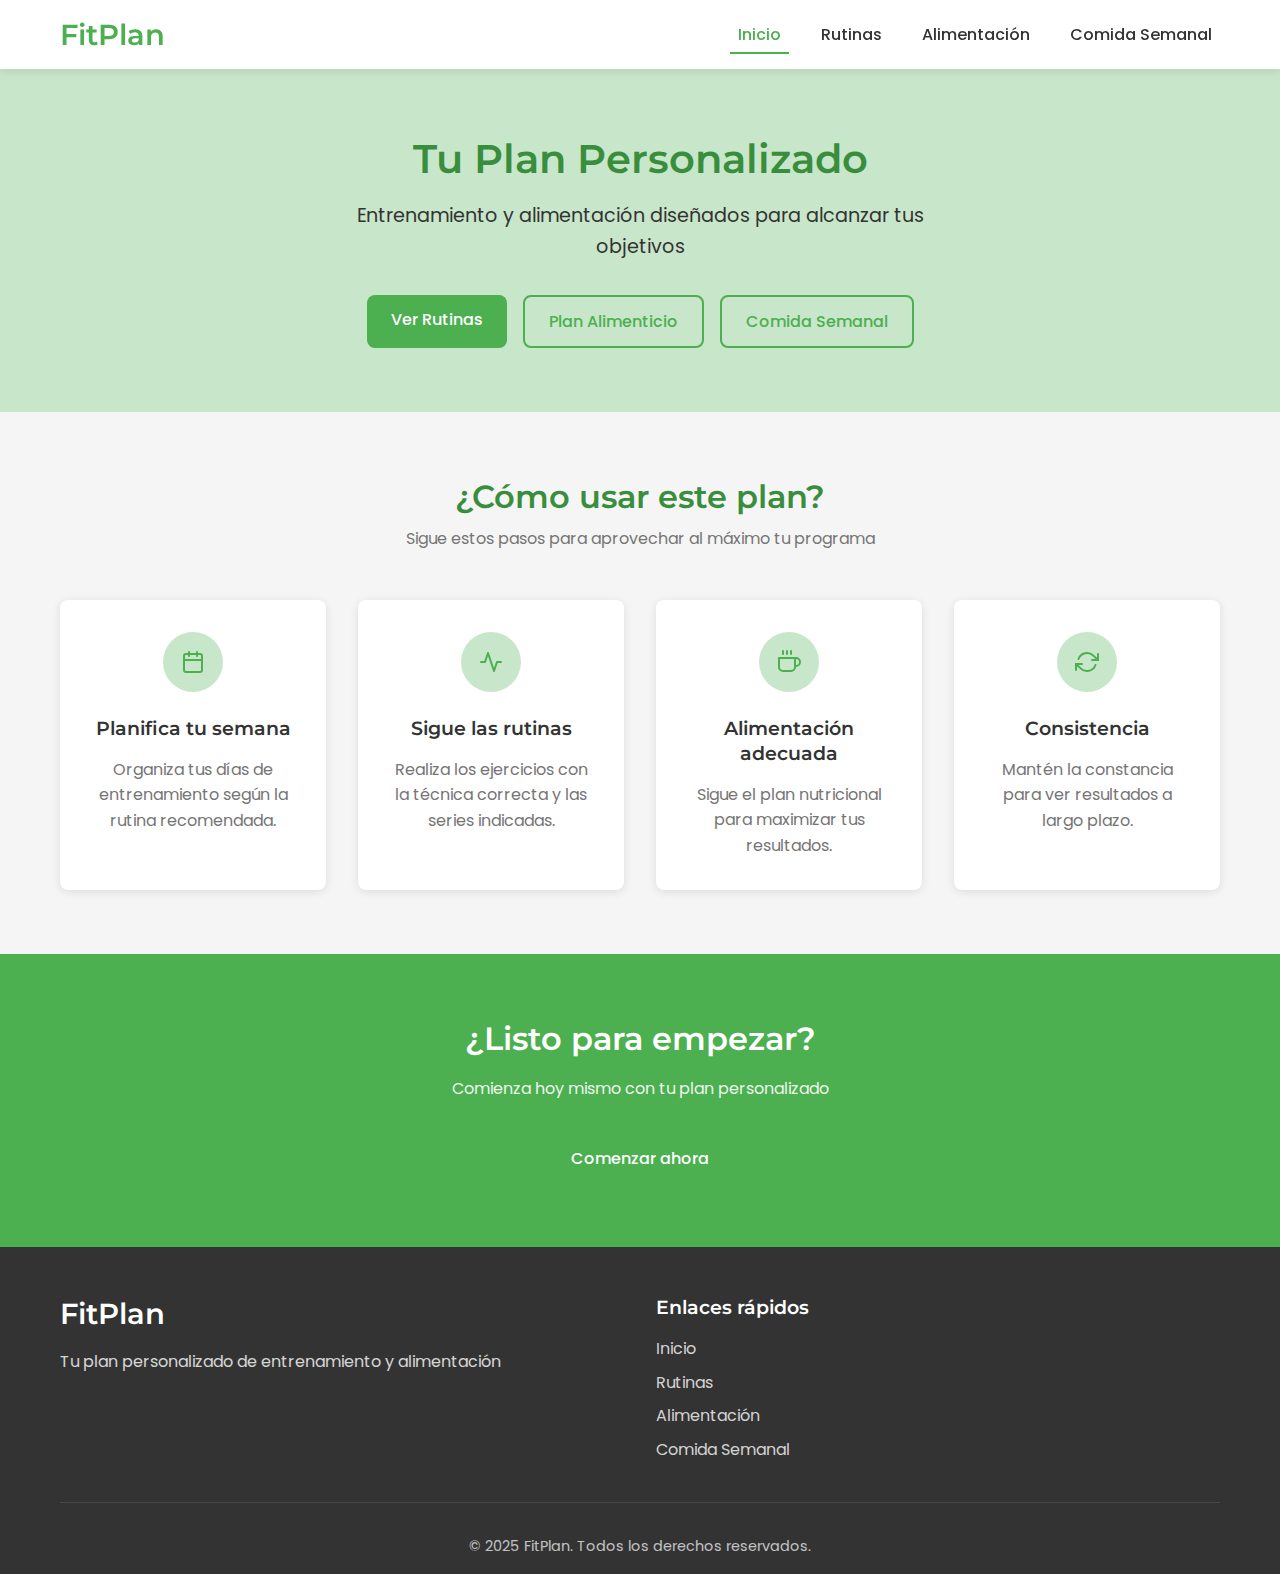
<file: index.html>
<!DOCTYPE html>
<html lang="es">
<head>
    <!-- Metadatos básicos: definen el conjunto de caracteres, la vista móvil y el título de la página -->
    <meta charset="UTF-8">
    <meta name="viewport" content="width=device-width, initial-scale=1.0">
    <title>Plan de Entrenamiento | Inicio</title>
    <!-- Descripción de la página para SEO (optimización para motores de búsqueda) -->
    <meta name="description" content="Plan personalizado de entrenamiento y alimentación">
    <!-- Enlace al archivo CSS externo -->
    <link rel="stylesheet" href="css/styles.css">
    <!-- Enlaces a Google Fonts para cargar las fuentes personalizadas -->
    <link rel="preconnect" href="https://fonts.googleapis.com">
    <link rel="preconnect" href="https://fonts.gstatic.com" crossorigin>
    <link href="https://fonts.googleapis.com/css2?family=Montserrat:wght@400;500;600;700&family=Poppins:wght@300;400;500;600;700&display=swap" rel="stylesheet">
</head>
<body>
    <!-- Contenedor principal de la página -->
    <div class="page-wrapper">
        <!-- Cabecera de la página con logo y menú de navegación -->
        <header class="header">
            <div class="container">
                <div class="header-content">
                    <!-- Logo del sitio -->
                    <div class="logo">
                        <a href="index.html">
                            <h1>FitPlan</h1>
                        </a>
                    </div>
                    <!-- Menú de navegación principal -->
                    <nav class="main-nav">
                        <!-- Botón de menú para dispositivos móviles -->
                        <button class="menu-toggle" aria-label="Abrir menú">
                            <span></span>
                            <span></span>
                            <span></span>
                        </button>
                        <!-- Lista de enlaces de navegación -->
                        <ul class="nav-list">
                            <li class="nav-item"><a href="index.html" class="nav-link active">Inicio</a></li>
                            <li class="nav-item"><a href="rutinas.html" class="nav-link">Rutinas</a></li>
                            <li class="nav-item"><a href="alimentacion.html" class="nav-link">Alimentación</a></li>
                            <li class="nav-item"><a href="alimentacion-semanal.html" class="nav-link">Comida Semanal</a></li>

                        </ul>
                    </nav>
                </div>
            </div>
        </header>

        <!-- Contenido principal de la página -->
        <main>
            <!-- Sección hero (banner principal) -->
            <section class="hero">
                <div class="container">
                    <div class="hero-content">
                        <h2 class="hero-title">Tu Plan Personalizado</h2>
                        <p class="hero-subtitle">Entrenamiento y alimentación diseñados para alcanzar tus objetivos</p>
                        <!-- Botones de llamada a la acción -->
                        <div class="hero-buttons">
                            <a href="rutinas.html" class="btn btn-primary">Ver Rutinas</a>
                            <a href="alimentacion.html" class="btn btn-secondary">Plan Alimenticio</a>
                             <a href="alimentacion-semanal.html" class="btn btn-secondary">Comida Semanal</a>
                        </div>
                    </div>
                </div>
            </section>

            <!-- Sección de características/funcionalidades -->
            <section class="features">
                <div class="container">
                    <!-- Encabezado de la sección -->
                    <div class="section-header">
                        <h2 class="section-title">¿Cómo usar este plan?</h2>
                        <p class="section-subtitle">Sigue estos pasos para aprovechar al máximo tu programa</p>
                    </div>
                    <!-- Cuadrícula de tarjetas de características -->
                    <div class="features-grid">
                        <!-- Tarjeta de característica 1: Planificación -->
                        <div class="feature-card">
                            <div class="feature-icon">
                                <!-- Icono SVG de calendario -->
                                <svg xmlns="http://www.w3.org/2000/svg" width="24" height="24" viewBox="0 0 24 24" fill="none" stroke="currentColor" stroke-width="2" stroke-linecap="round" stroke-linejoin="round" class="feather feather-calendar"><rect x="3" y="4" width="18" height="18" rx="2" ry="2"></rect><line x1="16" y1="2" x2="16" y2="6"></line><line x1="8" y1="2" x2="8" y2="6"></line><line x1="3" y1="10" x2="21" y2="10"></line></svg>
                            </div>
                            <h3 class="feature-title">Planifica tu semana</h3>
                            <p class="feature-description">Organiza tus días de entrenamiento según la rutina recomendada.</p>
                        </div>
                        <!-- Tarjeta de característica 2: Rutinas -->
                        <div class="feature-card">
                            <div class="feature-icon">
                                <!-- Icono SVG de actividad -->
                                <svg xmlns="http://www.w3.org/2000/svg" width="24" height="24" viewBox="0 0 24 24" fill="none" stroke="currentColor" stroke-width="2" stroke-linecap="round" stroke-linejoin="round" class="feather feather-activity"><polyline points="22 12 18 12 15 21 9 3 6 12 2 12"></polyline></svg>
                            </div>
                            <h3 class="feature-title">Sigue las rutinas</h3>
                            <p class="feature-description">Realiza los ejercicios con la técnica correcta y las series indicadas.</p>
                        </div>
                        <!-- Tarjeta de característica 3: Alimentación -->
                        <div class="feature-card">
                            <div class="feature-icon">
                                <!-- Icono SVG de café (representa alimentación) -->
                                <svg xmlns="http://www.w3.org/2000/svg" width="24" height="24" viewBox="0 0 24 24" fill="none" stroke="currentColor" stroke-width="2" stroke-linecap="round" stroke-linejoin="round" class="feather feather-coffee"><path d="M18 8h1a4 4 0 0 1 0 8h-1"></path><path d="M2 8h16v9a4 4 0 0 1-4 4H6a4 4 0 0 1-4-4V8z"></path><line x1="6" y1="1" x2="6" y2="4"></line><line x1="10" y1="1" x2="10" y2="4"></line><line x1="14" y1="1" x2="14" y2="4"></line></svg>
                            </div>
                            <h3 class="feature-title">Alimentación adecuada</h3>
                            <p class="feature-description">Sigue el plan nutricional para maximizar tus resultados.</p>
                        </div>
                        <!-- Tarjeta de característica 4: Consistencia -->
                        <div class="feature-card">
                            <div class="feature-icon">
                                <!-- Icono SVG de actualización/ciclo -->
                                <svg xmlns="http://www.w3.org/2000/svg" width="24" height="24" viewBox="0 0 24 24" fill="none" stroke="currentColor" stroke-width="2" stroke-linecap="round" stroke-linejoin="round" class="feather feather-refresh-cw"><polyline points="23 4 23 10 17 10"></polyline><polyline points="1 20 1 14 7 14"></polyline><path d="M3.51 9a9 9 0 0 1 14.85-3.36L23 10M1 14l4.64 4.36A9 9 0 0 0 20.49 15"></path></svg>
                            </div>
                            <h3 class="feature-title">Consistencia</h3>
                            <p class="feature-description">Mantén la constancia para ver resultados a largo plazo.</p>
                        </div>
                    </div>
                </div>
            </section>

            <!-- Sección de llamada a la acción (CTA) -->
            <section class="cta">
                <div class="container">
                    <div class="cta-content">
                        <h2 class="cta-title">¿Listo para empezar?</h2>
                        <p class="cta-description">Comienza hoy mismo con tu plan personalizado</p>
                        <a href="rutinas.html" class="btn btn-primary">Comenzar ahora</a>
                    </div>
                </div>
            </section>
        </main>

        <!-- Pie de página -->
        <footer class="footer">
            <div class="container">
                <!-- Contenido principal del footer -->
                <div class="footer-content">
                    <!-- Logo y descripción en el footer -->
                    <div class="footer-logo">
                        <h2>FitPlan</h2>
                        <p>Tu plan personalizado de entrenamiento y alimentación</p>
                    </div>
                    <!-- Navegación rápida en el footer -->
                    <div class="footer-nav">
                        <h3>Enlaces rápidos</h3>
                        <ul>
                            <li><a href="index.html">Inicio</a></li>
                            <li><a href="rutinas.html">Rutinas</a></li>
                            <li><a href="alimentacion.html">Alimentación</a></li>
                            <li><a href="alimentacion-semanal.html">Comida Semanal</a></li>
                        </ul>
                    </div>
                </div>
                <!-- Parte inferior del footer con copyright -->
                <div class="footer-bottom">
                    <p>&copy; 2025 FitPlan. Todos los derechos reservados.</p>
                </div>
            </div>
        </footer>
    </div>

    <!-- Enlace al archivo JavaScript externo -->
    <script src="js/main.js"></script>
</body>
</html>
</file>
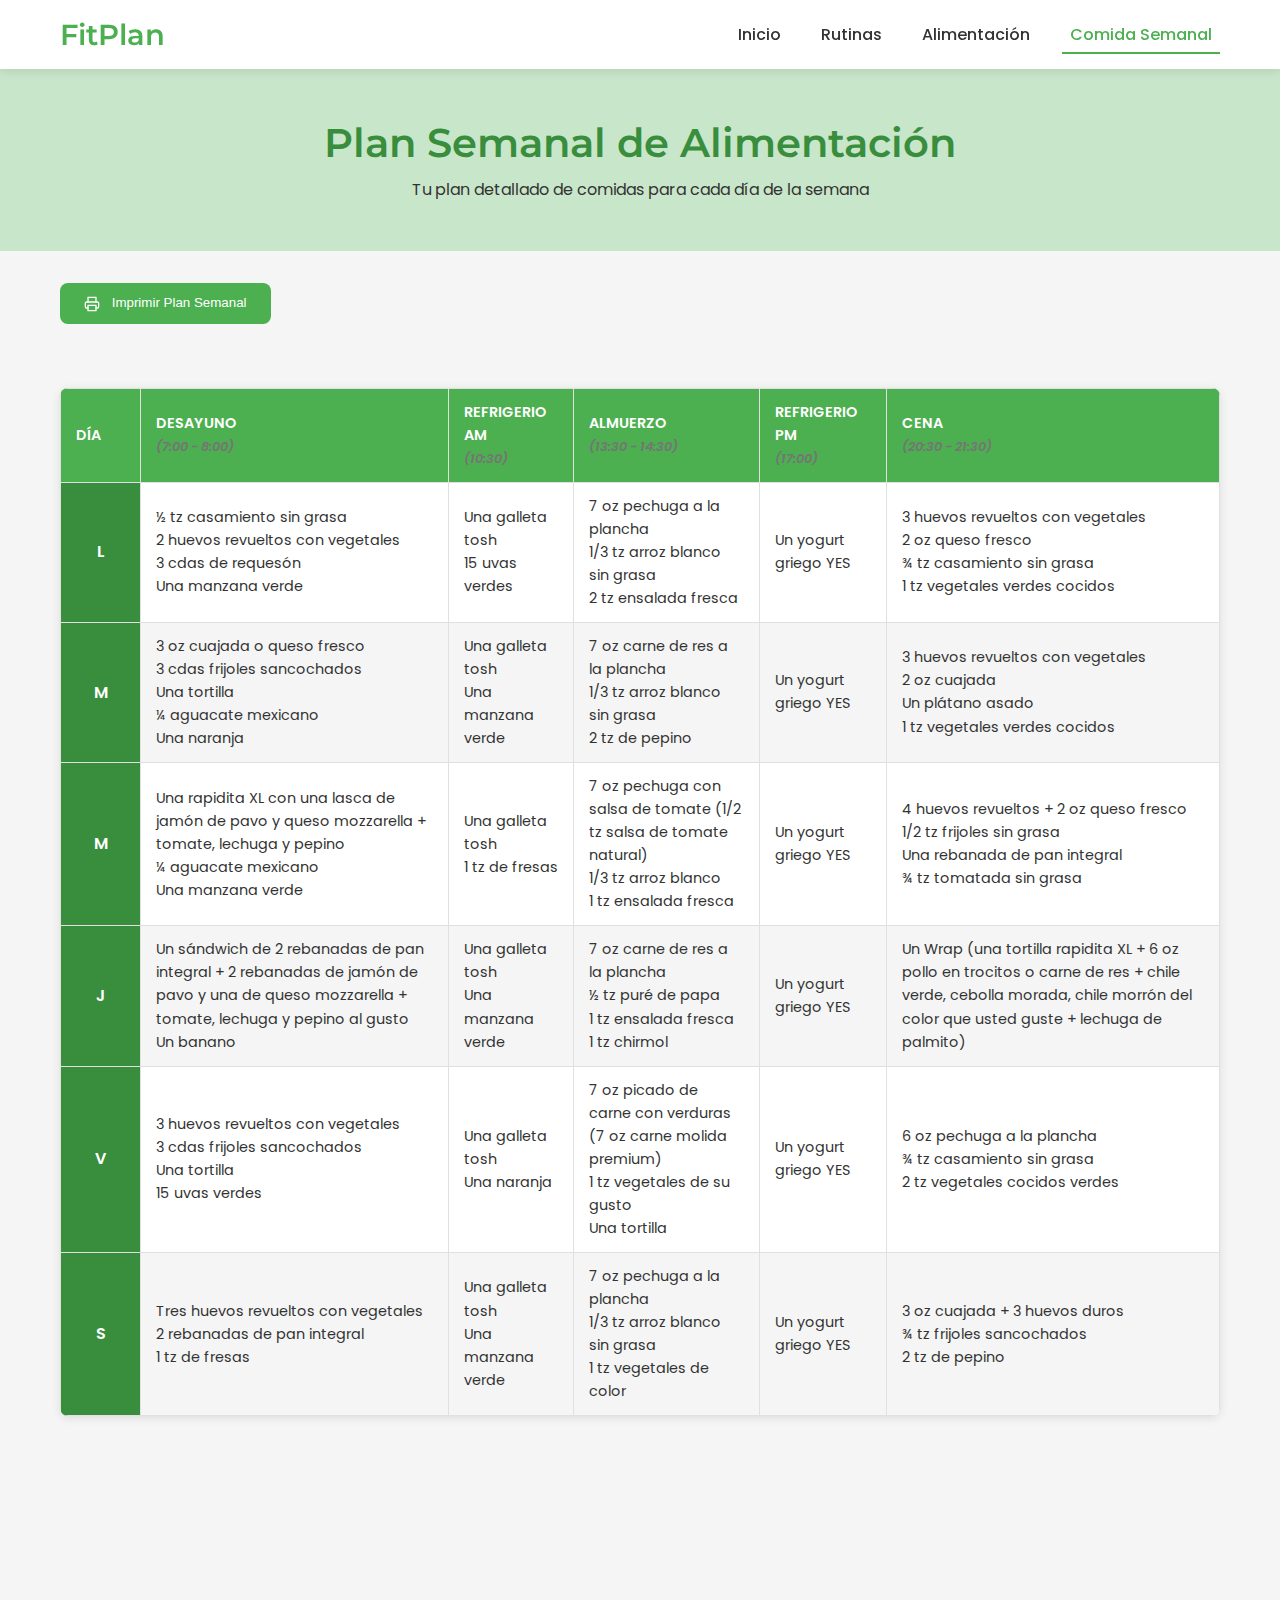
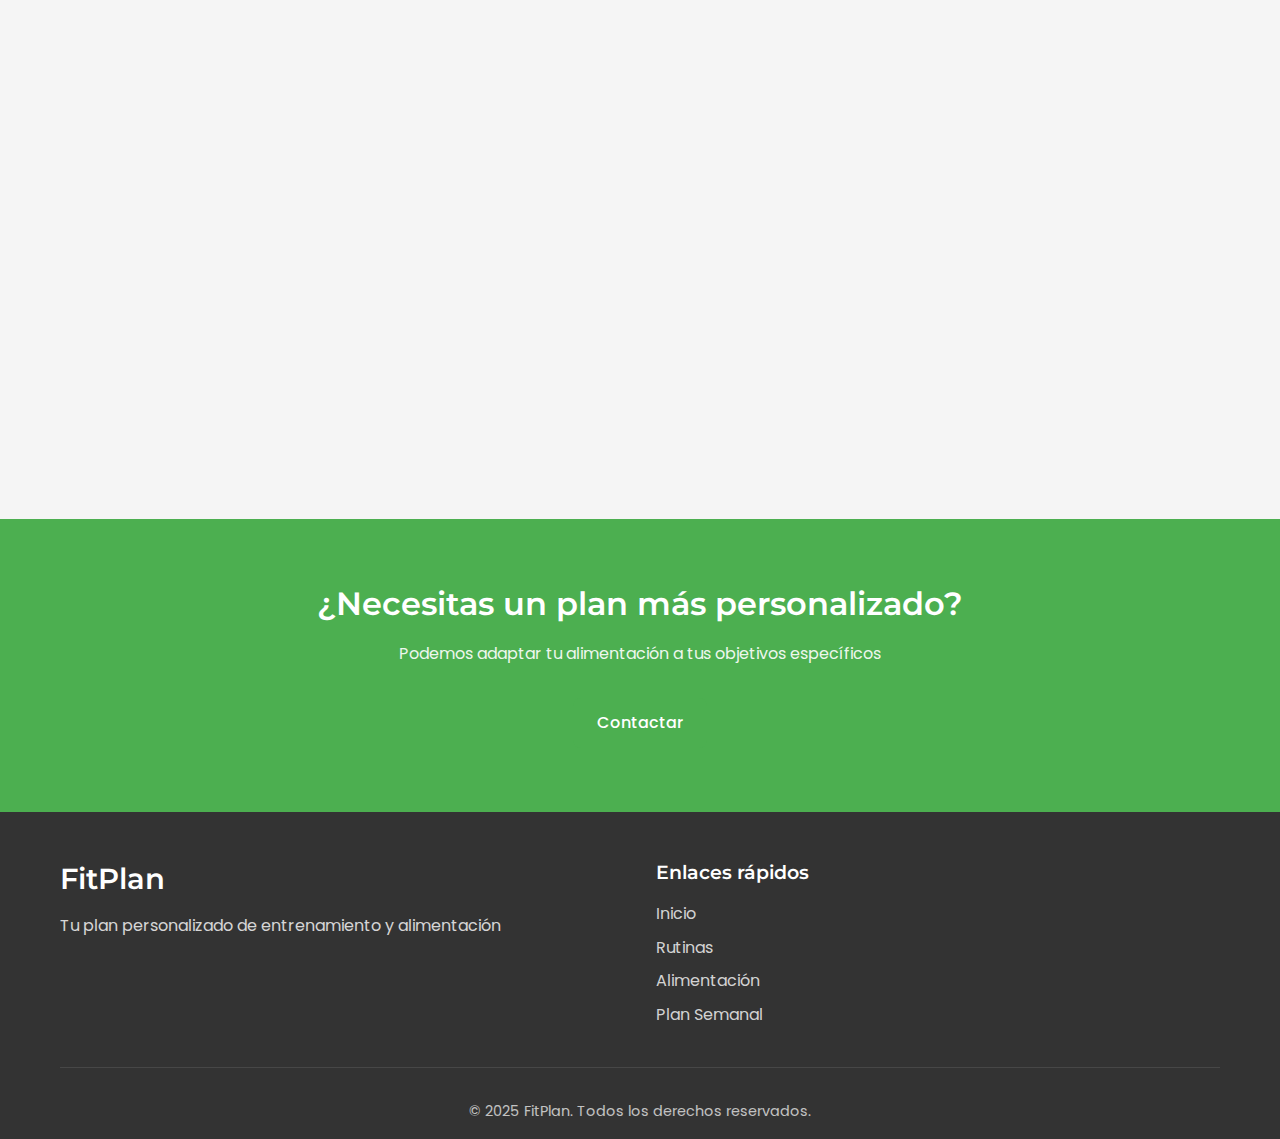
<file: alimentacion-semanal.html>
<!DOCTYPE html>
<html lang="es">
<head>
    <!-- Metadatos básicos: definen el conjunto de caracteres, la vista móvil y el título de la página -->
    <meta charset="UTF-8">
    <meta name="viewport" content="width=device-width, initial-scale=1.0">
    <title>Plan de Entrenamiento | Plan Semanal de Alimentación</title>
    <!-- Descripción de la página para SEO (optimización para motores de búsqueda) -->
    <meta name="description" content="Plan semanal de alimentación personalizado">
    <!-- Enlace al archivo CSS externo -->
    <link rel="stylesheet" href="css/styles.css">
    <!-- Enlaces a Google Fonts para cargar las fuentes personalizadas -->
    <link rel="preconnect" href="https://fonts.googleapis.com">
    <link rel="preconnect" href="https://fonts.gstatic.com" crossorigin>
    <link href="https://fonts.googleapis.com/css2?family=Montserrat:wght@400;500;600;700&family=Poppins:wght@300;400;500;600;700&display=swap" rel="stylesheet">
    <style>
        /* Estilos específicos para la tabla de alimentación */
        .plan-table {
            width: 100%;
            border-collapse: collapse;
            margin: 2rem 0;
            background-color: white;
            box-shadow: var(--box-shadow);
            border-radius: var(--border-radius);
            overflow: hidden;
        }
        
        .plan-table th, .plan-table td {
            padding: 12px 15px;
            text-align: left;
            border: 1px solid var(--border-color);
        }
        
        .plan-table th {
            background-color: var(--primary-color);
            color: white;
            font-weight: 600;
            text-transform: uppercase;
            font-size: 0.9rem;
        }
        
        .plan-table tr:nth-child(even) {
            background-color: var(--background-light);
        }
        
        .plan-table td:first-child {
            font-weight: 600;
            background-color: var(--primary-dark);
            color: white;
            width: 80px;
            text-align: center;
        }
        
        .meal-name {
            font-weight: 600;
            color: var(--primary-dark);
            margin-bottom: 5px;
        }
        
        .meal-details {
            font-size: 0.9rem;
            color: var(--text-color);
        }
        
        .meal-time {
            font-size: 0.8rem;
            color: var(--text-light);
            font-style: italic;
            margin-top: 3px;
        }
        
        /* Estilos responsivos para la tabla */
        @media (max-width: 992px) {
            .plan-table {
                display: block;
                overflow-x: auto;
                white-space: nowrap;
            }
        }
        
        @media (max-width: 576px) {
            .plan-table th, .plan-table td {
                padding: 8px 10px;
                font-size: 0.9rem;
            }
            
            .meal-details {
                font-size: 0.85rem;
            }
        }
        
        /* Estilos para la leyenda de la tabla */
        .table-legend {
            margin-top: 1rem;
            padding: 1rem;
            background-color: var(--background-light);
            border-radius: var(--border-radius);
        }
        
        .legend-title {
            font-weight: 600;
            margin-bottom: 0.5rem;
            color: var(--primary-dark);
        }
        
        .legend-item {
            display: flex;
            align-items: center;
            margin-bottom: 0.5rem;
        }
        
        .legend-color {
            width: 20px;
            height: 20px;
            margin-right: 10px;
            border-radius: 4px;
        }
        
        /* Colores para los días de la semana */
        .day-lunes { background-color: #8D6E63; }
        .day-martes { background-color: #5D4037; }
        .day-miercoles { background-color: #6D4C41; }
        .day-jueves { background-color: #795548; }
        .day-viernes { background-color: #4E342E; }
        .day-sabado { background-color: #3E2723; }
        .day-domingo { background-color: #5D4037; }
        
        /* Botón para imprimir el plan */
        .print-plan-btn {
            display: inline-block;
            padding: 0.75rem 1.5rem;
            background-color: var(--primary-color);
            color: white;
            border: none;
            border-radius: var(--border-radius);
            cursor: pointer;
            font-weight: 500;
            margin-bottom: 2rem;
            transition: var(--transition);
        }
        
        .print-plan-btn:hover {
            background-color: var(--primary-dark);
        }
        
        .print-plan-btn svg {
            margin-right: 8px;
            vertical-align: middle;
        }
        
        @media print {
            .header, .footer, .cta, .page-header, button:not(.print-plan-btn) {
                display: none;
            }
            
            .plan-table {
                box-shadow: none;
                border: 1px solid #ddd;
            }
            
            body {
                padding: 20px;
                background-color: white;
            }
        }
    </style>
</head>
<body>
    <!-- Contenedor principal de la página -->
    <div class="page-wrapper">
        <!-- Cabecera de la página con logo y menú de navegación -->
        <header class="header">
            <div class="container">
                <div class="header-content">
                    <!-- Logo del sitio -->
                    <div class="logo">
                        <a href="index.html">
                            <h1>FitPlan</h1>
                        </a>
                    </div>
                    <!-- Menú de navegación principal -->
                    <nav class="main-nav">
                        <!-- Botón de menú para dispositivos móviles -->
                        <button class="menu-toggle" aria-label="Abrir menú">
                            <span></span>
                            <span></span>
                            <span></span>
                        </button>
                        <!-- Lista de enlaces de navegación -->
                        <ul class="nav-list">
                            <li class="nav-item"><a href="index.html" class="nav-link">Inicio</a></li>
                            <li class="nav-item"><a href="rutinas.html" class="nav-link">Rutinas</a></li>
                            <li class="nav-item"><a href="alimentacion.html" class="nav-link ">Alimentación</a></li>
                            <li class="nav-item"><a href="alimentacion-semanal.html" class="nav-link active">Comida Semanal</a></li>
                        </ul>
                    </nav>
                </div>
            </div>
        </header>

        <!-- Contenido principal de la página -->
        <main>
            <!-- Encabezado de la página de alimentación -->
            <section class="page-header">
                <div class="container">
                    <h1 class="page-title">Plan Semanal de Alimentación</h1>
                    <p class="page-description">Tu plan detallado de comidas para cada día de la semana</p>
                </div>
            </section>

            <!-- Sección del plan semanal de alimentación -->
            <section class="alimentacion-section">
                <div class="container">
                    <!-- Botón para imprimir el plan -->
                    <button class="print-plan-btn" onclick="window.print()">
                        <svg xmlns="http://www.w3.org/2000/svg" width="16" height="16" viewBox="0 0 24 24" fill="none" stroke="currentColor" stroke-width="2" stroke-linecap="round" stroke-linejoin="round">
                            <polyline points="6 9 6 2 18 2 18 9"></polyline>
                            <path d="M6 18H4a2 2 0 0 1-2-2v-5a2 2 0 0 1 2-2h16a2 2 0 0 1 2 2v5a2 2 0 0 1-2 2h-2"></path>
                            <rect x="6" y="14" width="12" height="8"></rect>
                        </svg>
                        Imprimir Plan Semanal
                    </button>
                    
                    <!-- Tabla del plan semanal de alimentación -->
                    <div class="table-responsive">
                        <table class="plan-table">
                            <thead>
                                <tr>
                                    <th>Día</th>
                                    <th>Desayuno<br><span class="meal-time">(7:00 - 8:00)</span></th>
                                    <th>Refrigerio AM<br><span class="meal-time">(10:30)</span></th>
                                    <th>Almuerzo<br><span class="meal-time">(13:30 - 14:30)</span></th>
                                    <th>Refrigerio PM<br><span class="meal-time">(17:00)</span></th>
                                    <th>Cena<br><span class="meal-time">(20:30 - 21:30)</span></th>
                                </tr>
                            </thead>
                            <tbody>
                                <!-- Lunes -->
                                <tr>
                                    <td class="day-lunes">L</td>
                                    <td>
                                        <div class="meal-details">
                                            ½ tz casamiento sin grasa<br>
                                            2 huevos revueltos con vegetales<br>
                                            3 cdas de requesón<br>
                                            Una manzana verde
                                        </div>
                                    </td>
                                    <td>
                                        <div class="meal-details">
                                            Una galleta tosh<br>
                                            15 uvas verdes
                                        </div>
                                    </td>
                                    <td>
                                        <div class="meal-details">
                                            7 oz pechuga a la plancha<br>
                                            1/3 tz arroz blanco sin grasa<br>
                                            2 tz ensalada fresca
                                        </div>
                                    </td>
                                    <td>
                                        <div class="meal-details">
                                            Un yogurt griego YES
                                        </div>
                                    </td>
                                    <td>
                                        <div class="meal-details">
                                            3 huevos revueltos con vegetales<br>
                                            2 oz queso fresco<br>
                                            ¾ tz casamiento sin grasa<br>
                                            1 tz vegetales verdes cocidos
                                        </div>
                                    </td>
                                </tr>
                                
                                <!-- Martes -->
                                <tr>
                                    <td class="day-martes">M</td>
                                    <td>
                                        <div class="meal-details">
                                            3 oz cuajada o queso fresco<br>
                                            3 cdas frijoles sancochados<br>
                                            Una tortilla<br>
                                            ¼ aguacate mexicano<br>
                                            Una naranja
                                        </div>
                                    </td>
                                    <td>
                                        <div class="meal-details">
                                            Una galleta tosh<br>
                                            Una manzana verde
                                        </div>
                                    </td>
                                    <td>
                                        <div class="meal-details">
                                            7 oz carne de res a la plancha<br>
                                            1/3 tz arroz blanco sin grasa<br>
                                            2 tz de pepino
                                        </div>
                                    </td>
                                    <td>
                                        <div class="meal-details">
                                            Un yogurt griego YES
                                        </div>
                                    </td>
                                    <td>
                                        <div class="meal-details">
                                            3 huevos revueltos con vegetales<br>
                                            2 oz cuajada<br>
                                            Un plátano asado<br>
                                            1 tz vegetales verdes cocidos
                                        </div>
                                    </td>
                                </tr>
                                
                                <!-- Miércoles -->
                                <tr>
                                    <td class="day-miercoles">M</td>
                                    <td>
                                        <div class="meal-details">
                                            Una rapidita XL con una lasca de jamón de pavo y queso mozzarella + tomate, lechuga y pepino<br>
                                            ¼ aguacate mexicano<br>
                                            Una manzana verde
                                        </div>
                                    </td>
                                    <td>
                                        <div class="meal-details">
                                            Una galleta tosh<br>
                                            1 tz de fresas
                                        </div>
                                    </td>
                                    <td>
                                        <div class="meal-details">
                                            7 oz pechuga con salsa de tomate (1/2 tz salsa de tomate natural)<br>
                                            1/3 tz arroz blanco<br>
                                            1 tz ensalada fresca
                                        </div>
                                    </td>
                                    <td>
                                        <div class="meal-details">
                                            Un yogurt griego YES
                                        </div>
                                    </td>
                                    <td>
                                        <div class="meal-details">
                                            4 huevos revueltos + 2 oz queso fresco<br>
                                            1/2 tz frijoles sin grasa<br>
                                            Una rebanada de pan integral<br>
                                            ¾ tz tomatada sin grasa
                                        </div>
                                    </td>
                                </tr>
                                
                                <!-- Jueves -->
                                <tr>
                                    <td class="day-jueves">J</td>
                                    <td>
                                        <div class="meal-details">
                                            Un sándwich de 2 rebanadas de pan integral + 2 rebanadas de jamón de pavo y una de queso mozzarella + tomate, lechuga y pepino al gusto<br>
                                            Un banano
                                        </div>
                                    </td>
                                    <td>
                                        <div class="meal-details">
                                            Una galleta tosh<br>
                                            Una manzana verde
                                        </div>
                                    </td>
                                    <td>
                                        <div class="meal-details">
                                            7 oz carne de res a la plancha<br>
                                            ½ tz puré de papa<br>
                                            1 tz ensalada fresca<br>
                                            1 tz chirmol
                                        </div>
                                    </td>
                                    <td>
                                        <div class="meal-details">
                                            Un yogurt griego YES
                                        </div>
                                    </td>
                                    <td>
                                        <div class="meal-details">
                                            Un Wrap (una tortilla rapidita XL + 6 oz pollo en trocitos o carne de res + chile verde, cebolla morada, chile morrón del color que usted guste + lechuga de palmito)
                                        </div>
                                    </td>
                                </tr>
                                
                                <!-- Viernes -->
                                <tr>
                                    <td class="day-viernes">V</td>
                                    <td>
                                        <div class="meal-details">
                                            3 huevos revueltos con vegetales<br>
                                            3 cdas frijoles sancochados<br>
                                            Una tortilla<br>
                                            15 uvas verdes
                                        </div>
                                    </td>
                                    <td>
                                        <div class="meal-details">
                                            Una galleta tosh<br>
                                            Una naranja
                                        </div>
                                    </td>
                                    <td>
                                        <div class="meal-details">
                                            7 oz picado de carne con verduras (7 oz carne molida premium)<br>
                                            1 tz vegetales de su gusto<br>
                                            Una tortilla
                                        </div>
                                    </td>
                                    <td>
                                        <div class="meal-details">
                                            Un yogurt griego YES
                                        </div>
                                    </td>
                                    <td>
                                        <div class="meal-details">
                                            6 oz pechuga a la plancha<br>
                                            ¾ tz casamiento sin grasa<br>
                                            2 tz vegetales cocidos verdes
                                        </div>
                                    </td>
                                </tr>
                                
                                <!-- Sábado -->
                                <tr>
                                    <td class="day-sabado">S</td>
                                    <td>
                                        <div class="meal-details">
                                            Tres huevos revueltos con vegetales<br>
                                            2 rebanadas de pan integral<br>
                                            1 tz de fresas
                                        </div>
                                    </td>
                                    <td>
                                        <div class="meal-details">
                                            Una galleta tosh<br>
                                            Una manzana verde
                                        </div>
                                    </td>
                                    <td>
                                        <div class="meal-details">
                                            7 oz pechuga a la plancha<br>
                                            1/3 tz arroz blanco sin grasa<br>
                                            1 tz vegetales de color
                                        </div>
                                    </td>
                                    <td>
                                        <div class="meal-details">
                                            Un yogurt griego YES
                                        </div>
                                    </td>
                                    <td>
                                        <div class="meal-details">
                                            3 oz cuajada + 3 huevos duros<br>
                                            ¾ tz frijoles sancochados<br>
                                            2 tz de pepino
                                        </div>
                                    </td>
                                </tr>
                                
                                <!-- Domingo -->
                                <!-- <tr>
                                    <td class="day-domingo">D</td>
                                    <td>
                                        <div class="meal-details">
                                            2 huevos revueltos con vegetales<br>
                                            2 rebanadas de pan integral<br>
                                            1 tz de frutas mixtas<br>
                                            1 taza de café negro o té verde
                                        </div>
                                    </td>
                                    <td>
                                        <div class="meal-details">
                                            Un puñado de frutos secos<br>
                                            Una pera
                                        </div>
                                    </td>
                                    <td>
                                        <div class="meal-details">
                                            6 oz pescado al horno<br>
                                            1/3 tz quinoa<br>
                                            2 tz ensalada mixta<br>
                                            1 cucharada de aceite de oliva
                                        </div>
                                    </td>
                                    <td>
                                        <div class="meal-details">
                                            Un yogurt griego natural<br>
                                            1 cucharada de miel
                                        </div>
                                    </td>
                                    <td>
                                        <div class="meal-details">
                                            Ensalada de atún (5 oz)<br>
                                            con vegetales variados<br>
                                            ½ aguacate<br>
                                            2 galletas integrales
                                        </div>
                                    </td>
                                </tr> -->
                            </tbody>
                        </table>
                    </div>
                    
                    <!-- Leyenda de la tabla -->
                    <div class="table-legend">
                        <h3 class="legend-title">Leyenda:</h3>
                        <div class="legend-item">
                            <div class="legend-color" style="background-color: var(--primary-color);"></div>
                            <span>Encabezados: Comidas principales y horarios</span>
                        </div>
                        <div class="legend-item">
                            <div class="legend-color day-lunes"></div>
                            <span>L: Lunes</span>
                        </div>
                        <div class="legend-item">
                            <div class="legend-color day-martes"></div>
                            <span>M: Martes</span>
                        </div>
                        <div class="legend-item">
                            <div class="legend-color day-miercoles"></div>
                            <span>M: Miércoles</span>
                        </div>
                        <div class="legend-item">
                            <div class="legend-color day-jueves"></div>
                            <span>J: Jueves</span>
                        </div>
                        <div class="legend-item">
                            <div class="legend-color day-viernes"></div>
                            <span>V: Viernes</span>
                        </div>
                        <div class="legend-item">
                            <div class="legend-color day-sabado"></div>
                            <span>S: Sábado</span>
                        </div>
                        <div class="legend-item">
                            <div class="legend-color day-domingo"></div>
                            <span>D: Domingo</span>
                        </div>
                    </div>
                    
                    <!-- Notas adicionales -->
                    <div class="card" style="margin-top: 2rem;">
                        <div class="card-header" style="background-color: var(--primary-color); color: white; padding: 1rem;">
                            <h3 style="margin: 0;">Notas Importantes</h3>
                        </div>
                        <div class="card-body" style="padding: 1rem; background-color: white;">
                            <ul style="list-style-type: disc; padding-left: 1.5rem;">
                                <li>Bebe al menos 2-3 litros de agua al día.</li>
                                <li>Puedes intercambiar comidas del mismo día si mantienes las porciones.</li>
                                <li>Los días de entrenamiento intenso, puedes aumentar ligeramente la porción de carbohidratos.</li>
                                <li>Evita añadir sal extra a tus comidas, utiliza especias y hierbas para dar sabor.</li>
                                <li>Puedes sustituir el yogurt griego YES por otro yogurt natural sin azúcar.</li>
                                <li>Las medidas son aproximadas: tz = taza, cdas = cucharadas, oz = onzas.</li>
                            </ul>
                        </div>
                    </div>
                </div>
            </section>

            <!-- Sección de llamada a la acción (CTA) -->
            <section class="cta">
                <div class="container">
                    <div class="cta-content">
                        <h2 class="cta-title">¿Necesitas un plan más personalizado?</h2>
                        <p class="cta-description">Podemos adaptar tu alimentación a tus objetivos específicos</p>
                        <a href="#" class="btn btn-primary">Contactar</a>
                    </div>
                </div>
            </section>
        </main>

        <!-- Pie de página -->
        <footer class="footer">
            <div class="container">
                <!-- Contenido principal del footer -->
                <div class="footer-content">
                    <!-- Logo y descripción en el footer -->
                    <div class="footer-logo">
                        <h2>FitPlan</h2>
                        <p>Tu plan personalizado de entrenamiento y alimentación</p>
                    </div>
                    <!-- Navegación rápida en el footer -->
                    <div class="footer-nav">
                        <h3>Enlaces rápidos</h3>
                        <ul>
                            <li><a href="index.html">Inicio</a></li>
                            <li><a href="rutinas.html">Rutinas</a></li>
                            <li><a href="alimentacion.html">Alimentación</a></li>
                            <li><a href="alimentacion-semanal.html">Plan Semanal</a></li>
                        </ul>
                    </div>
                </div>
                <!-- Parte inferior del footer con copyright -->
                <div class="footer-bottom">
                    <p>&copy; 2025 FitPlan. Todos los derechos reservados.</p>
                </div>
            </div>
        </footer>
    </div>

    <!-- Enlace al archivo JavaScript externo -->
    <script src="js/main.js"></script>
</body>
</html>
</file>
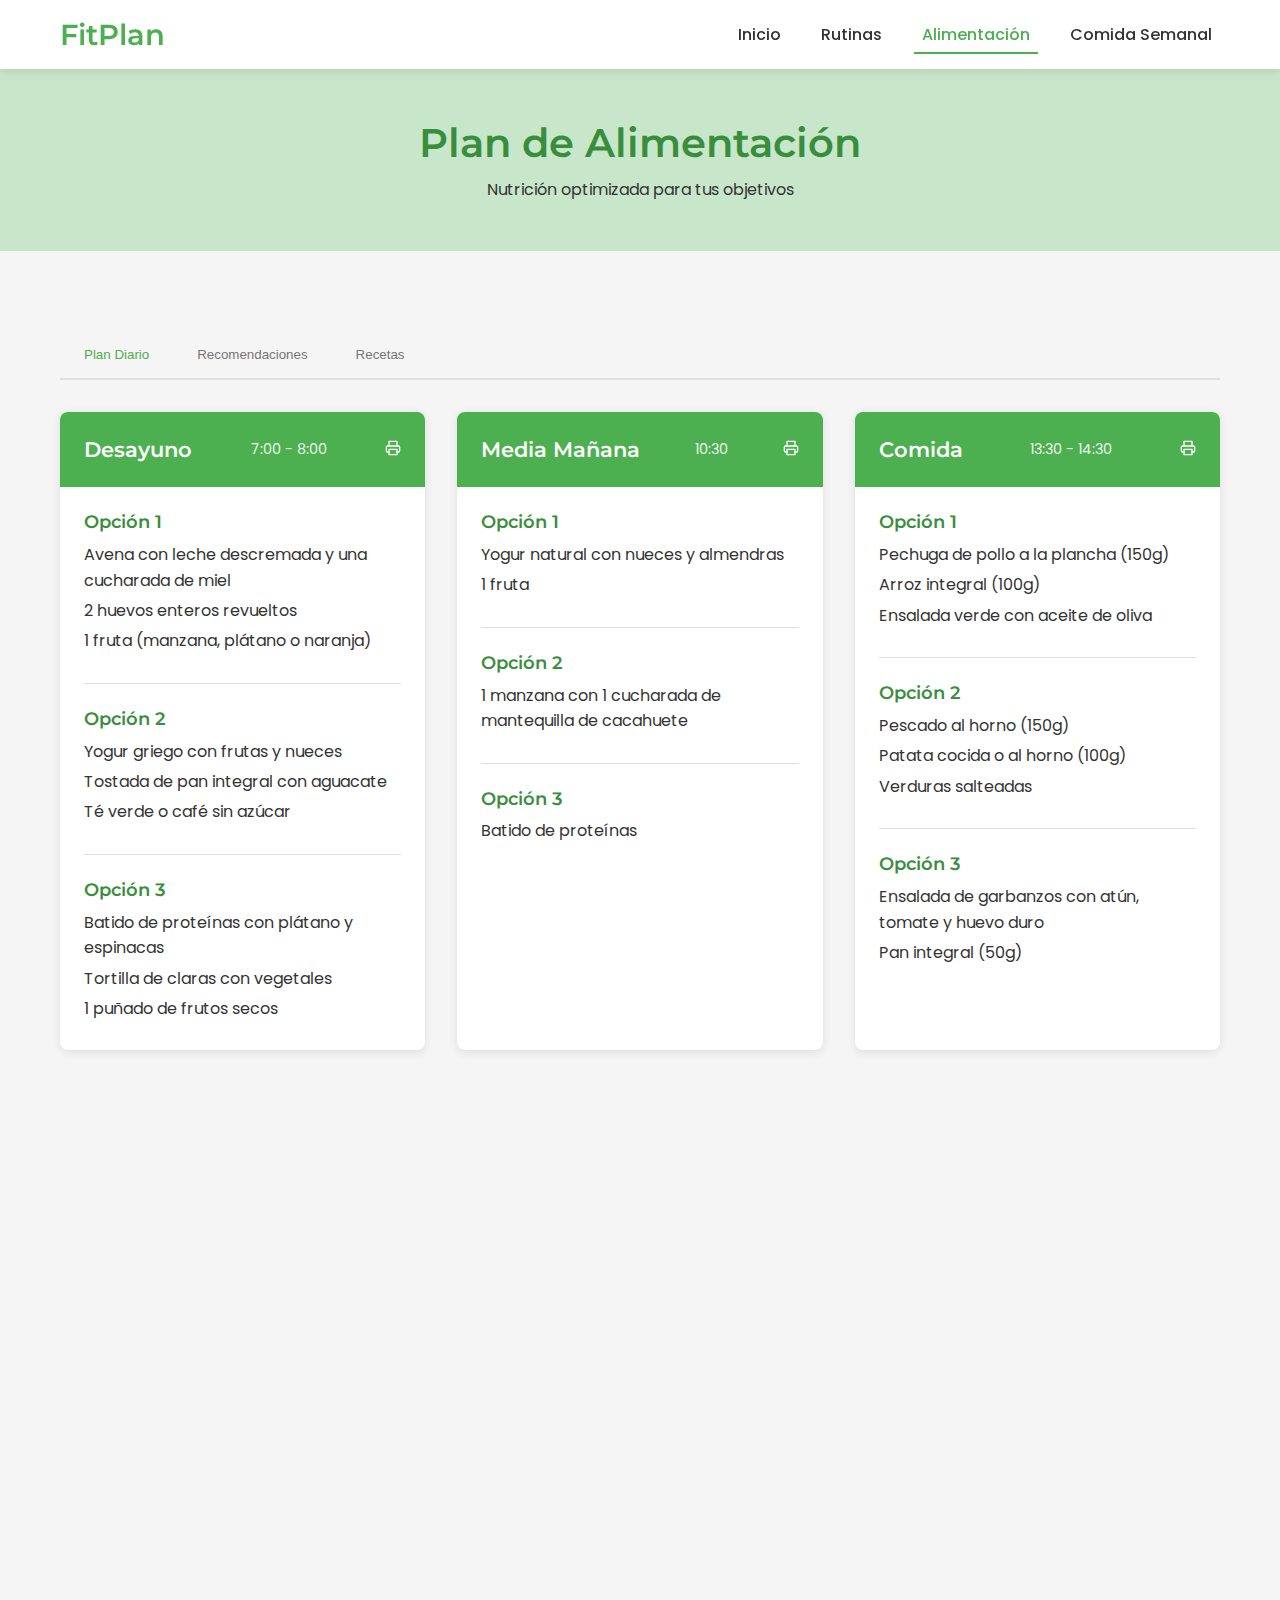
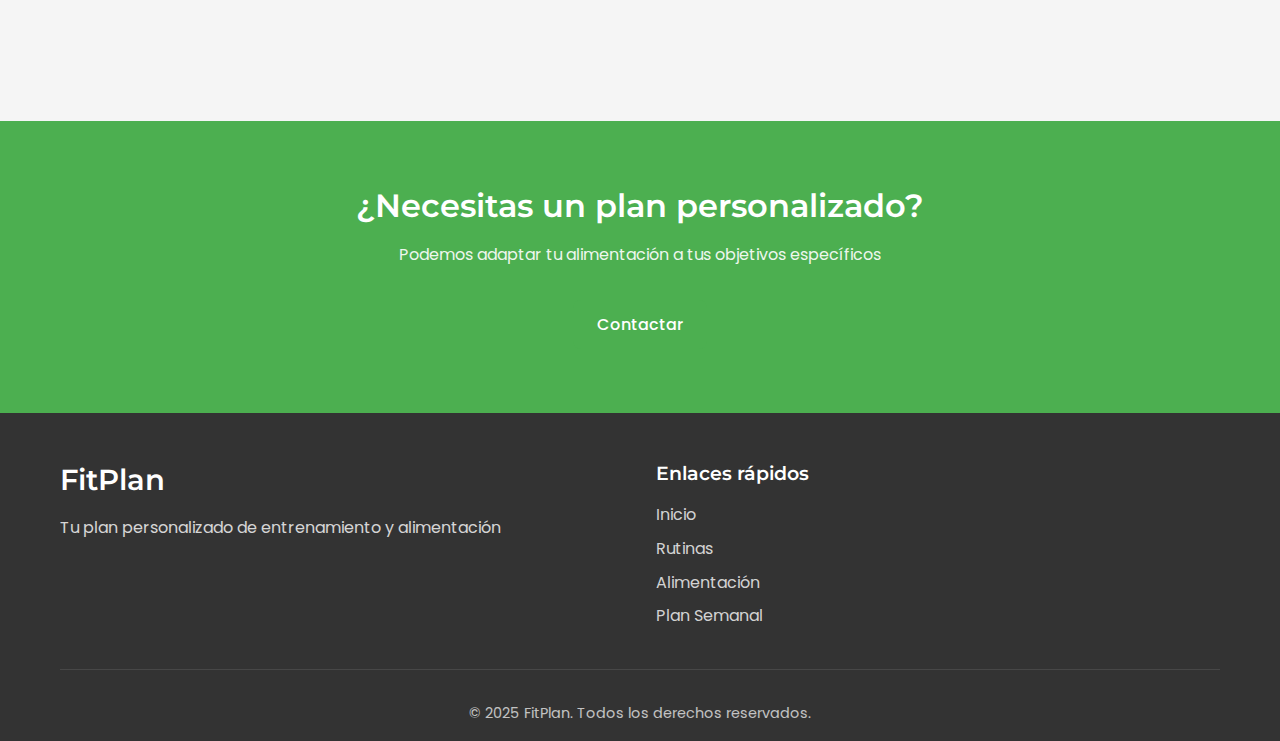
<file: alimentacion.html>
<!DOCTYPE html>
<html lang="es">
<head>
    <!-- Metadatos básicos: definen el conjunto de caracteres, la vista móvil y el título de la página -->
    <meta charset="UTF-8">
    <meta name="viewport" content="width=device-width, initial-scale=1.0">
    <title>Plan de Entrenamiento | Alimentación</title>
    <!-- Descripción de la página para SEO (optimización para motores de búsqueda) -->
    <meta name="description" content="Plan de alimentación personalizado">
    <!-- Enlace al archivo CSS externo -->
    <link rel="stylesheet" href="css/styles.css">
    <!-- Enlaces a Google Fonts para cargar las fuentes personalizadas -->
    <link rel="preconnect" href="https://fonts.googleapis.com">
    <link rel="preconnect" href="https://fonts.gstatic.com" crossorigin>
    <link href="https://fonts.googleapis.com/css2?family=Montserrat:wght@400;500;600;700&family=Poppins:wght@300;400;500;600;700&display=swap" rel="stylesheet">
</head>
<body>
    <!-- Contenedor principal de la página -->
    <div class="page-wrapper">
        <!-- Cabecera de la página con logo y menú de navegación -->
        <header class="header">
            <div class="container">
                <div class="header-content">
                    <!-- Logo del sitio -->
                    <div class="logo">
                        <a href="index.html">
                            <h1>FitPlan</h1>
                        </a>
                    </div>
                    <!-- Menú de navegación principal -->
                    <nav class="main-nav">
                        <!-- Botón de menú para dispositivos móviles -->
                        <button class="menu-toggle" aria-label="Abrir menú">
                            <span></span>
                            <span></span>
                            <span></span>
                        </button>
                        <!-- Lista de enlaces de navegación -->
                        <ul class="nav-list">
                            <li class="nav-item"><a href="index.html" class="nav-link">Inicio</a></li>
                            <li class="nav-item"><a href="rutinas.html" class="nav-link">Rutinas</a></li>
                            <li class="nav-item"><a href="alimentacion.html" class="nav-link active">Alimentación</a></li>
                            <li class="nav-item"><a href="alimentacion-semanal.html" class="nav-link">Comida Semanal</a></li>
                        </ul>
                    </nav>
                </div>
            </div>
        </header>

        <!-- Contenido principal de la página -->
        <main>
            <!-- Encabezado de la página de alimentación -->
            <section class="page-header">
                <div class="container">
                    <h1 class="page-title">Plan de Alimentación</h1>
                    <p class="page-description">Nutrición optimizada para tus objetivos</p>
                </div>
            </section>

            <!-- Sección principal de alimentación -->
            <section class="alimentacion-section">
                <div class="container">
                    <!-- Sistema de pestañas para organizar el contenido de alimentación -->
                    <div class="tabs">
                        <!-- Cabecera de las pestañas con botones -->
                        <div class="tabs-header">
                            <button class="tab-btn active" data-tab="plan-diario">Plan Diario</button>
                            <button class="tab-btn" data-tab="recomendaciones">Recomendaciones</button>
                            <button class="tab-btn" data-tab="recetas">Recetas</button>
                        </div>
                        
                        <!-- Contenido de las pestañas -->
                        <div class="tabs-content">
                            <!-- Contenido de la pestaña: Plan Diario -->
                            <div class="tab-content active" id="plan-diario">
                                <!-- Contenedor de tarjetas de comidas -->
                                <div class="comidas-container">
                                    <!-- Tarjeta para el desayuno -->
                                    <div class="comida-card">
                                        <div class="comida-header">
                                            <h2 class="comida-title">Desayuno</h2>
                                            <span class="comida-hora">7:00 - 8:00</span>
                                        </div>
                                        <div class="comida-body">
                                            <ul class="comida-opciones">
                                                <!-- Opciones de desayuno -->
                                                <li>
                                                    <h3>Opción 1</h3>
                                                    <p>Avena con leche descremada y una cucharada de miel</p>
                                                    <p>2 huevos enteros revueltos</p>
                                                    <p>1 fruta (manzana, plátano o naranja)</p>
                                                </li>
                                                <li>
                                                    <h3>Opción 2</h3>
                                                    <p>Yogur griego con frutas y nueces</p>
                                                    <p>Tostada de pan integral con aguacate</p>
                                                    <p>Té verde o café sin azúcar</p>
                                                </li>
                                                <li>
                                                    <h3>Opción 3</h3>
                                                    <p>Batido de proteínas con plátano y espinacas</p>
                                                    <p>Tortilla de claras con vegetales</p>
                                                    <p>1 puñado de frutos secos</p>
                                                </li>
                                            </ul>
                                        </div>
                                    </div>
                                    
                                    <!-- Tarjeta para media mañana -->
                                    <div class="comida-card">
                                        <div class="comida-header">
                                            <h2 class="comida-title">Media Mañana</h2>
                                            <span class="comida-hora">10:30</span>
                                        </div>
                                        <div class="comida-body">
                                            <ul class="comida-opciones">
                                                <!-- Opciones de media mañana -->
                                                <li>
                                                    <h3>Opción 1</h3>
                                                    <p>Yogur natural con nueces y almendras</p>
                                                    <p>1 fruta</p>
                                                </li>
                                                <li>
                                                    <h3>Opción 2</h3>
                                                    <p>1 manzana con 1 cucharada de mantequilla de cacahuete</p>
                                                </li>
                                                <li>
                                                    <h3>Opción 3</h3>
                                                    <p>Batido de proteínas</p>
                                                </li>
                                            </ul>
                                        </div>
                                    </div>
                                    
                                    <!-- Tarjeta para la comida -->
                                    <div class="comida-card">
                                        <div class="comida-header">
                                            <h2 class="comida-title">Comida</h2>
                                            <span class="comida-hora">13:30 - 14:30</span>
                                        </div>
                                        <div class="comida-body">
                                            <ul class="comida-opciones">
                                                <!-- Opciones de comida -->
                                                <li>
                                                    <h3>Opción 1</h3>
                                                    <p>Pechuga de pollo a la plancha (150g)</p>
                                                    <p>Arroz integral (100g)</p>
                                                    <p>Ensalada verde con aceite de oliva</p>
                                                </li>
                                                <li>
                                                    <h3>Opción 2</h3>
                                                    <p>Pescado al horno (150g)</p>
                                                    <p>Patata cocida o al horno (100g)</p>
                                                    <p>Verduras salteadas</p>
                                                </li>
                                                <li>
                                                    <h3>Opción 3</h3>
                                                    <p>Ensalada de garbanzos con atún, tomate y huevo duro</p>
                                                    <p>Pan integral (50g)</p>
                                                </li>
                                            </ul>
                                        </div>
                                    </div>
                                    
                                    <!-- Tarjeta para la merienda -->
                                    <div class="comida-card">
                                        <div class="comida-header">
                                            <h2 class="comida-title">Merienda</h2>
                                            <span class="comida-hora">17:00</span>
                                        </div>
                                        <div class="comida-body">
                                            <ul class="comida-opciones">
                                                <!-- Opciones de merienda -->
                                                <li>
                                                    <h3>Opción 1</h3>
                                                    <p>Batido de proteínas (después del entrenamiento)</p>
                                                    <p>1 plátano</p>
                                                </li>
                                                <li>
                                                    <h3>Opción 2</h3>
                                                    <p>2 rebanadas de pavo con 1 rebanada de queso bajo en grasa</p>
                                                    <p>1 pieza de fruta</p>
                                                </li>
                                                <li>
                                                    <h3>Opción 3</h3>
                                                    <p>Yogur griego con miel y canela</p>
                                                </li>
                                            </ul>
                                        </div>
                                    </div>
                                    
                                    <!-- Tarjeta para la cena -->
                                    <div class="comida-card">
                                        <div class="comida-header">
                                            <h2 class="comida-title">Cena</h2>
                                            <span class="comida-hora">20:30 - 21:30</span>
                                        </div>
                                        <div class="comida-body">
                                            <ul class="comida-opciones">
                                                <!-- Opciones de cena -->
                                                <li>
                                                    <h3>Opción 1</h3>
                                                    <p>Tortilla de claras (3-4 claras)</p>
                                                    <p>Verduras al vapor o ensalada</p>
                                                    <p>50g de pan integral (opcional)</p>
                                                </li>
                                                <li>
                                                    <h3>Opción 2</h3>
                                                    <p>Salmón a la plancha (120g)</p>
                                                    <p>Ensalada mixta</p>
                                                </li>
                                                <li>
                                                    <h3>Opción 3</h3>
                                                    <p>Pechuga de pavo a la plancha (120g)</p>
                                                    <p>Verduras asadas</p>
                                                </li>
                                            </ul>
                                        </div>
                                    </div>
                                </div>
                            </div>
                            
                            <!-- Contenido de la pestaña: Recomendaciones -->
                            <div class="tab-content" id="recomendaciones">
                                <!-- Tarjeta de principios básicos -->
                                <div class="recomendaciones-card">
                                    <div class="recomendaciones-header">
                                        <h2>Principios Básicos</h2>
                                    </div>
                                    <div class="recomendaciones-body">
                                        <ul class="recomendaciones-lista">
                                            <!-- Lista de principios básicos -->
                                            <li>Mantén una hidratación adecuada (2-3 litros de agua al día)</li>
                                            <li>Consume 5 comidas al día (3 principales y 2 snacks)</li>
                                            <li>Incluye proteínas en cada comida principal</li>
                                            <li>Prioriza alimentos integrales sobre procesados</li>
                                            <li>Consume al menos 5 porciones de frutas y verduras al día</li>
                                            <li>Ajusta las porciones según tus necesidades calóricas</li>
                                            <li>Los días de entrenamiento intenso, aumenta ligeramente la ingesta de carbohidratos</li>
                                        </ul>
                                    </div>
                                </div>
                                
                                <!-- Tarjeta de alimentos recomendados -->
                                <div class="recomendaciones-card">
                                    <div class="recomendaciones-header">
                                        <h2>Alimentos Recomendados</h2>
                                    </div>
                                    <div class="recomendaciones-body">
                                        <!-- Cuadrícula de categorías de alimentos -->
                                        <div class="alimentos-grid">
                                            <!-- Categoría: Proteínas -->
                                            <div class="alimentos-categoria">
                                                <h3>Proteínas</h3>
                                                <ul>
                                                    <li>Pollo y pavo (sin piel)</li>
                                                    <li>Pescado y mariscos</li>
                                                    <li>Huevos</li>
                                                    <li>Legumbres</li>
                                                    <li>Tofu y tempeh</li>
                                                    <li>Yogur griego</li>
                                                </ul>
                                            </div>
                                            <!-- Categoría: Carbohidratos -->
                                            <div class="alimentos-categoria">
                                                <h3>Carbohidratos</h3>
                                                <ul>
                                                    <li>Arroz integral</li>
                                                    <li>Quinoa</li>
                                                    <li>Avena</li>
                                                    <li>Pan integral</li>
                                                    <li>Patatas</li>
                                                    <li>Frutas</li>
                                                </ul>
                                            </div>
                                            <!-- Categoría: Grasas saludables -->
                                            <div class="alimentos-categoria">
                                                <h3>Grasas saludables</h3>
                                                <ul>
                                                    <li>Aguacate</li>
                                                    <li>Aceite de oliva</li>
                                                    <li>Frutos secos</li>
                                                    <li>Semillas (chía, lino)</li>
                                                    <li>Pescados grasos</li>
                                                </ul>
                                            </div>
                                            <!-- Categoría: Verduras -->
                                            <div class="alimentos-categoria">
                                                <h3>Verduras</h3>
                                                <ul>
                                                    <li>Verduras de hoja verde</li>
                                                    <li>Brócoli y coliflor</li>
                                                    <li>Zanahorias</li>
                                                    <li>Pimientos</li>
                                                    <li>Tomates</li>
                                                    <li>Calabacín</li>
                                                </ul>
                                            </div>
                                        </div>
                                    </div>
                                </div>
                                
                                <!-- Tarjeta de alimentos a limitar -->
                                <div class="recomendaciones-card">
                                    <div class="recomendaciones-header">
                                        <h2>Alimentos a Limitar</h2>
                                    </div>
                                    <div class="recomendaciones-body">
                                        <ul class="recomendaciones-lista">
                                            <!-- Lista de alimentos a limitar -->
                                            <li>Azúcares refinados y dulces</li>
                                            <li>Bebidas azucaradas y alcohol</li>
                                            <li>Alimentos fritos</li>
                                            <li>Embutidos y carnes procesadas</li>
                                            <li>Bollería industrial</li>
                                            <li>Snacks salados (patatas fritas, etc.)</li>
                                        </ul>
                                    </div>
                                </div>
                            </div>
                            
                            <!-- Contenido de la pestaña: Recetas -->
                            <div class="tab-content" id="recetas">
                                <div class="recetas-container">
                                    <!-- Tarjeta de receta: Bowl de Proteínas -->
                                    <div class="receta-card">
                                        <div class="receta-header">
                                            <h2 class="receta-title">Bowl de Proteínas</h2>
                                        </div>
                                        <div class="receta-body">
                                            <!-- Ingredientes de la receta -->
                                            <div class="receta-ingredientes">
                                                <h3>Ingredientes:</h3>
                                                <ul>
                                                    <li>150g de pechuga de pollo</li>
                                                    <li>50g de quinoa (en crudo)</li>
                                                    <li>1 aguacate</li>
                                                    <li>Puñado de espinacas frescas</li>
                                                    <li>1/2 pimiento rojo</li>
                                                    <li>1/4 de cebolla morada</li>
                                                    <li>Zumo de 1/2 limón</li>
                                                    <li>1 cucharada de aceite de oliva</li>
                                                    <li>Sal y pimienta al gusto</li>
                                                </ul>
                                            </div>
                                            <!-- Preparación de la receta -->
                                            <div class="receta-preparacion">
                                                <h3>Preparación:</h3>
                                                <ol>
                                                    <li>Cocina la quinoa según las instrucciones del paquete.</li>
                                                    <li>Sazona la pechuga de pollo con sal y pimienta y cocínala a la plancha.</li>
                                                    <li>Corta el aguacate, el pimiento y la cebolla en dados.</li>
                                                    <li>Mezcla el zumo de limón con el aceite de oliva para hacer el aliño.</li>
                                                    <li>En un bowl, coloca la quinoa como base, añade las espinacas y encima el pollo cortado en tiras.</li>
                                                    <li>Añade el aguacate, el pimiento y la cebolla.</li>
                                                    <li>Aliña con la mezcla de limón y aceite.</li>
                                                </ol>
                                            </div>
                                        </div>
                                    </div>
                                    
                                    <!-- Tarjeta de receta: Batido Post-Entrenamiento -->
                                    <div class="receta-card">
                                        <div class="receta-header">
                                            <h2 class="receta-title">Batido Post-Entrenamiento</h2>
                                        </div>
                                        <div class="receta-body">
                                            <!-- Ingredientes de la receta -->
                                            <div class="receta-ingredientes">
                                                <h3>Ingredientes:</h3>
                                                <ul>
                                                    <li>1 scoop de proteína de suero (sabor vainilla)</li>
                                                    <li>1 plátano</li>
                                                    <li>1 cucharada de mantequilla de almendras</li>
                                                    <li>1 cucharada de avena</li>
                                                    <li>1 cucharadita de semillas de chía</li>
                                                    <li>250ml de leche de almendras</li>
                                                    <li>Hielo al gusto</li>
                                                </ul>
                                            </div>
                                            <!-- Preparación de la receta -->
                                            <div class="receta-preparacion">
                                                <h3>Preparación:</h3>
                                                <ol>
                                                    <li>Añade todos los ingredientes en una batidora.</li>
                                                    <li>Bate hasta conseguir una textura homogénea.</li>
                                                    <li>Sirve inmediatamente después del entrenamiento.</li>
                                                </ol>
                                            </div>
                                        </div>
                                    </div>
                                </div>
                            </div>
                        </div>
                    </div>
                </div>
            </section>

            <!-- Sección de llamada a la acción (CTA) -->
            <section class="cta">
                <div class="container">
                    <div class="cta-content">
                        <h2 class="cta-title">¿Necesitas un plan personalizado?</h2>
                        <p class="cta-description">Podemos adaptar tu alimentación a tus objetivos específicos</p>
                        <a href="#" class="btn btn-primary">Contactar</a>
                    </div>
                </div>
            </section>
        </main>

        <!-- Pie de página -->
        <footer class="footer">
            <div class="container">
                <!-- Contenido principal del footer -->
                <div class="footer-content">
                    <!-- Logo y descripción en el footer -->
                    <div class="footer-logo">
                        <h2>FitPlan</h2>
                        <p>Tu plan personalizado de entrenamiento y alimentación</p>
                    </div>
                    <!-- Navegación rápida en el footer -->
                    <div class="footer-nav">
                        <h3>Enlaces rápidos</h3>
                        <ul>
                            <li><a href="index.html">Inicio</a></li>
                            <li><a href="rutinas.html">Rutinas</a></li>
                            <li><a href="alimentacion.html">Alimentación</a></li>
                            <li><a href="alimentacion-semanal.html">Plan Semanal</a></li>
                        </ul>
                    </div>
                </div>
                <!-- Parte inferior del footer con copyright -->
                <div class="footer-bottom">
                    <p>&copy; 2025 FitPlan. Todos los derechos reservados.</p>
                </div>
            </div>
        </footer>
    </div>

    <!-- Enlace al archivo JavaScript externo -->
    <script src="js/main.js"></script>
</body>
</html>
</file>
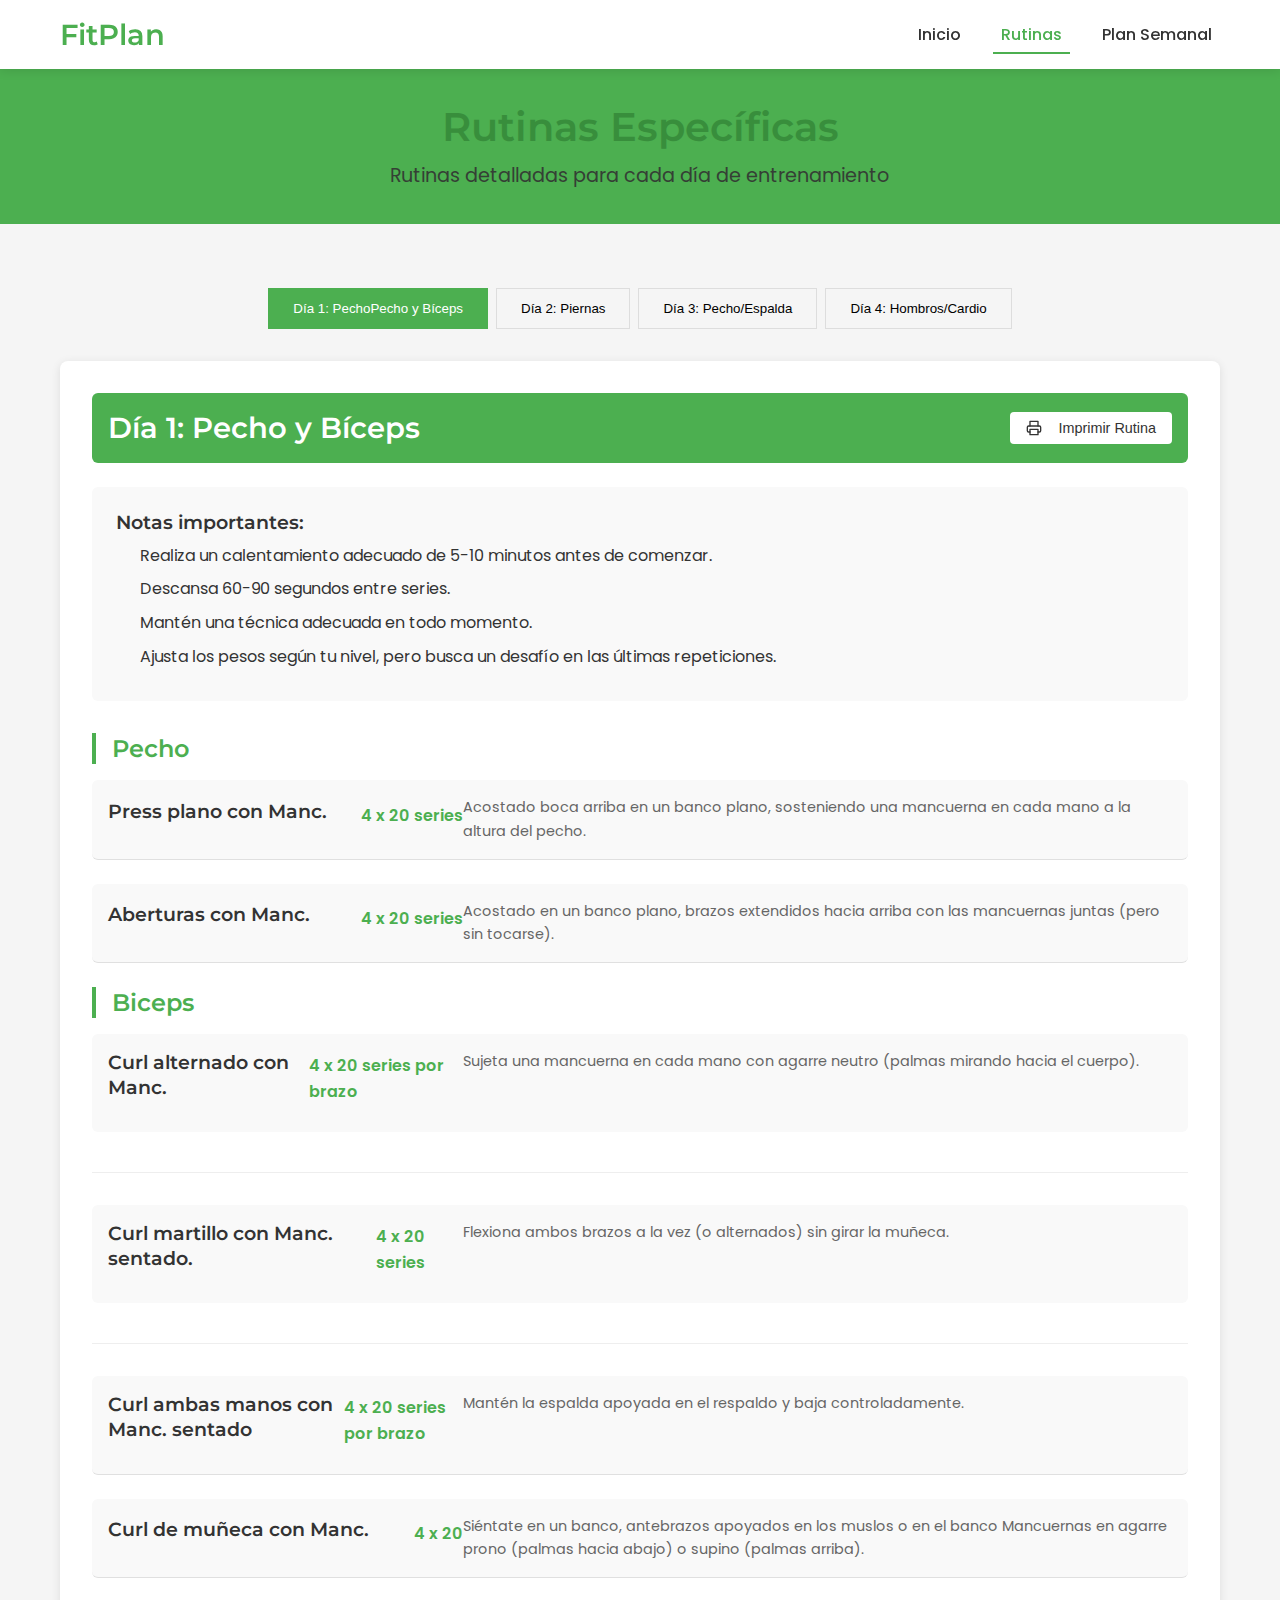
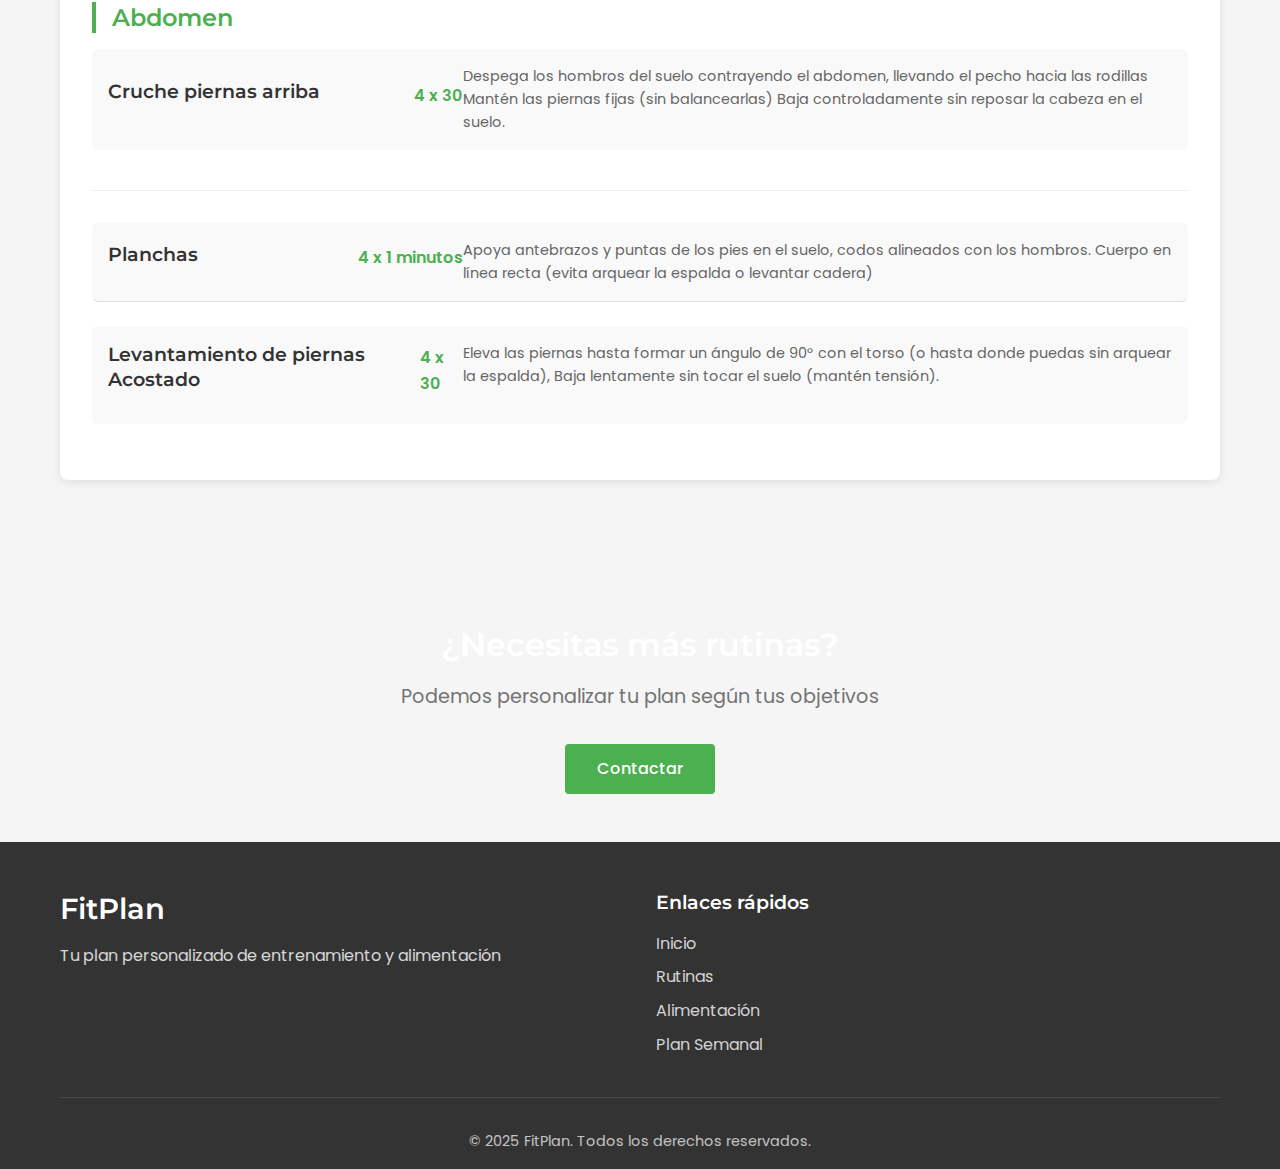
<file: rutinas.html>
<!DOCTYPE html>
<html lang="es">
<head>
    <!-- Metadatos básicos: definen el conjunto de caracteres, la vista móvil y el título de la página -->
    <meta charset="UTF-8">
    <meta name="viewport" content="width=device-width, initial-scale=1.0">
    <title>Plan de Entrenamiento | Rutinas Específicas</title>
    <!-- Descripción de la página para SEO (optimización para motores de búsqueda) -->
    <meta name="description" content="Rutinas de entrenamiento específicas">
    <!-- Enlace al archivo CSS externo -->
    <link rel="stylesheet" href="css/styles.css">
    <link rel="stylesheet" href="css/rutinas.css">
    <!-- Enlaces a Google Fonts para cargar las fuentes personalizadas -->
    <link rel="preconnect" href="https://fonts.googleapis.com">
    <link rel="preconnect" href="https://fonts.gstatic.com" crossorigin>
    <link href="https://fonts.googleapis.com/css2?family=Montserrat:wght@400;500;600;700&family=Poppins:wght@300;400;500;600;700&display=swap" rel="stylesheet">
   
</head>
<body>
    <!-- Contenedor principal de la página -->
    <div class="page-wrapper">
        <!-- Cabecera de la página con logo y menú de navegación -->
        <header class="header">
            <div class="container">
                <div class="header-content">
                    <!-- Logo del sitio -->
                    <div class="logo">
                        <a href="index.html">
                            <h1>FitPlan</h1>
                        </a>
                    </div>
                    <!-- Menú de navegación principal -->
                    <nav class="main-nav">
                        <!-- Botón de menú para dispositivos móviles -->
                        <button class="menu-toggle" aria-label="Abrir menú">
                            <span></span>
                            <span></span>
                            <span></span>
                        </button>
                        <!-- Lista de enlaces de navegación -->
                        <ul class="nav-list">
                            <li class="nav-item"><a href="index.html" class="nav-link">Inicio</a></li>
                            <li class="nav-item"><a href="rutinas.html" class="nav-link active">Rutinas</a></li>
                           
                            <li class="nav-item"><a href="alimentacion-semanal.html" class="nav-link">Plan Semanal</a></li>
                        </ul>
                    </nav>
                </div>
            </div>
        </header>

        <!-- Contenido principal de la página -->
        

         <!-- Contenido principal de la página -->
<main>
    <!-- Encabezado de la página de rutinas específicas -->
    <section class="page-header">
        <div class="container">
            <h1 class="page-title">Rutinas Específicas</h1>
            <p class="page-description">Rutinas detalladas para cada día de entrenamiento</p>
        </div>
    </section>

    <!-- Sección principal de rutinas específicas -->
    <section class="rutinas-section">
        <div class="container">
            <!-- Botones de navegación para las rutinas -->
            <div class="rutina-nav">
                <button class="rutina-nav-btn active" data-rutina="dia1-piernas">Día 1: PechoPecho y Bíceps</button>
                <button class="rutina-nav-btn" data-rutina="dia2-hombros-brazos">Día 2:  Piernas</button>
                <button class="rutina-nav-btn" data-rutina="dia2-pecho-espalda">Día 3: Pecho/Espalda</button>
                 <button class="rutina-nav-btn" data-rutina="dia4-Hombros-Cardio">Día 4: Hombros/Cardio</button>
            </div>
            
            <!-- Contenido de las rutinas -->
            <div class="rutinas-content">
                <!-- Rutina Día 1: Piernas -->
                <div class="rutina-content" id="dia1-piernas">
                    <div class="rutina-header">
                        <h2 class="rutina-title">Día 1: Pecho y Bíceps</h2>
                        <button class="print-rutina-btn" onclick="window.print()">
                            <svg xmlns="http://www.w3.org/2000/svg" width="16" height="16" viewBox="0 0 24 24" fill="none" stroke="currentColor" stroke-width="2" stroke-linecap="round" stroke-linejoin="round">
                                <polyline points="6 9 6 2 18 2 18 9"></polyline>
                                <path d="M6 18H4a2 2 0 0 1-2-2v-5a2 2 0 0 1 2-2h16a2 2 0 0 1 2 2v5a2 2 0 0 1-2 2h-2"></path>
                                <rect x="6" y="14" width="12" height="8"></rect>
                            </svg>
                            Imprimir Rutina
                        </button>
                    </div>
                    <style>
                        /* Estilos para la página de rutinas específicas */

/* Estilos generales */
.page-header {
  background-color: #4caf50;
  color: white;
  padding: 2rem 0;
  text-align: center;
  margin-bottom: 2rem;
}

.page-title {
  font-size: 2.5rem;
  margin-bottom: 0.5rem;
}

.page-description {
  font-size: 1.2rem;
  opacity: 0.9;
}

/* Navegación de rutinas */
.rutina-nav {
  display: flex;
  justify-content: center;
  margin-bottom: 2rem;
  flex-wrap: wrap;
  gap: 0.5rem;
}

.rutina-nav-btn {
  background-color: #f5f5f5;
  border: 1px solid #ddd;
  padding: 0.75rem 1.5rem;
  cursor: pointer;
  font-weight: 500;
  transition: all 0.3s ease;
}

.rutina-nav-btn:hover {
  background-color: #e9e9e9;
}

.rutina-nav-btn.active {
  background-color: #4caf50;
  color: white;
  border-color: #4caf50;
}

/* Contenido de rutinas */
.rutina-content {
  background-color: #fff;
  border-radius: 8px;
  box-shadow: 0 2px 10px rgba(0, 0, 0, 0.1);
  padding: 2rem;
  margin-bottom: 2rem;
}

.rutina-header {
  display: flex;
  justify-content: space-between;
  align-items: center;
  margin-bottom: 1.5rem;
  background-color: #4caf50;
  padding: 1rem;
  border-radius: 6px;
  color: white;
}

.rutina-title {
  margin: 0;
  font-size: 1.8rem;
}

.print-rutina-btn {
  display: flex;
  align-items: center;
  gap: 0.5rem;
  background-color: white;
  color: #333;
  border: none;
  padding: 0.5rem 1rem;
  border-radius: 4px;
  cursor: pointer;
  font-weight: 500;
  transition: all 0.3s ease;
}

.print-rutina-btn:hover {
  background-color: #f0f0f0;
}

/* Notas de la rutina */
.rutina-notes {
  background-color: #f9f9f9;
  padding: 1.5rem;
  border-radius: 6px;
  margin-bottom: 2rem;
}

.rutina-notes h3 {
  margin-top: 0;
  color: #333;
}

.rutina-notes ul {
  padding-left: 1.5rem;
}

.rutina-notes li {
  margin-bottom: 0.5rem;
}

/* Grupos musculares */
.muscle-group {
  margin-bottom: 2rem;
  border-bottom: 1px solid #eee;
  padding-bottom: 1rem;
}

.muscle-title {
  color: #4caf50;
  font-size: 1.5rem;
  margin-bottom: 1rem;
  border-left: 4px solid #4caf50;
  padding-left: 1rem;
}

/* Ejercicios */
.ejercicio {
  display: flex;
  justify-content: space-between;
  margin-bottom: 1.5rem;
  padding: 1rem;
  background-color: #f9f9f9;
  border-radius: 6px;
  flex-wrap: wrap;
}

.ejercicio-info {
  flex: 1;
  min-width: 250px;
}

.ejercicio-nombre {
  margin: 0 0 0.5rem 0;
  font-size: 1.2rem;
}

.ejercicio-detalles {
  color: #4caf50;
  font-weight: 600;
  margin: 0;
}

.ejercicio-tips {
  flex: 2;
  min-width: 250px;
}

.ejercicio-tips p {
  margin: 0;
  color: #666;
}

/* CTA Section */
.cta {
  background-color: #f5f5f5;
  padding: 3rem 0;
  text-align: center;
}

.cta-title {
  font-size: 2rem;
  margin-bottom: 1rem;
}

.cta-description {
  font-size: 1.2rem;
  margin-bottom: 2rem;
  color: #666;
}

.btn-primary {
  background-color: #4caf50;
  color: white;
  padding: 0.75rem 2rem;
  border-radius: 4px;
  text-decoration: none;
  font-weight: 500;
  transition: all 0.3s ease;
  display: inline-block;
}

.btn-primary:hover {
  background-color: #3e8e41;
}

/* Estilos para impresión */
@media print {
  .header,
  .footer,
  .rutina-nav,
  .cta,
  .print-rutina-btn {
    display: none !important;
  }

  .rutina-content {
    box-shadow: none;
    padding: 0;
  }

  .page-header {
    background-color: transparent;
    color: black;
    padding: 1rem 0;
  }

  .rutina-header {
    background-color: transparent;
    color: black;
    padding: 0;
    margin-bottom: 1rem;
  }

  .muscle-title {
    color: black;
  }

  .ejercicio-detalles {
    color: black;
  }
}

/* Estilos responsivos */
@media (max-width: 768px) {
  .rutina-nav {
    flex-direction: column;
  }

  .rutina-header {
    flex-direction: column;
    gap: 1rem;
  }

  .ejercicio {
    flex-direction: column;
  }

  .ejercicio-info,
  .ejercicio-tips {
    min-width: 100%;
  }
}

                    </style>
                    <!-- Notas de la rutina -->
                    <div class="rutina-notes">
                        <h3>Notas importantes:</h3>
                        <ul>
                            <li>Realiza un calentamiento adecuado de 5-10 minutos antes de comenzar.</li>
                            <li>Descansa 60-90 segundos entre series.</li>
                            <li>Mantén una técnica adecuada en todo momento.</li>
                            <li>Ajusta los pesos según tu nivel, pero busca un desafío en las últimas repeticiones.</li>
                        </ul>
                    </div>
                    
                    <!-- Grupo pectorales mayor y menor -->
                    <div class="muscle-group">
                        <h3 class="muscle-title">Pecho</h3>
                        
                        <!-- Ejercicio 1 -->
                        <div class="ejercicio">
                            <div class="ejercicio-info">
                                <h3 class="ejercicio-nombre">Press plano con Manc.</h3>
                                <p class="ejercicio-detalles">4 x 20 series</p>
                            </div>
                            <div class="ejercicio-tips">
                                <p>Acostado boca arriba en un banco plano, sosteniendo una mancuerna en cada mano a la altura del pecho.</p>
                            </div>
                        </div>
                        
                        <!-- Ejercicio 2 -->
                        <div class="ejercicio">
                            <div class="ejercicio-info">
                                <h3 class="ejercicio-nombre">Aberturas con Manc.</h3>
                                <p class="ejercicio-detalles">4 x 20 series</p>
                            </div>
                            <div class="ejercicio-tips">
                                <p>Acostado en un banco plano, brazos extendidos hacia arriba con las mancuernas juntas (pero sin tocarse).</p>
                            </div>
                        </div>
                        
                      
                    
                    <!-- Grupo muscular: -->
                    <div class="muscle-group">
                        <h3 class="muscle-title">Biceps</h3>
                        
                       
                          <!-- Ejercicio 1| -->
                        <div class="ejercicio">
                            <div class="ejercicio-info">
                                <h3 class="ejercicio-nombre">Curl alternado con Manc.</h3>
                                <p class="ejercicio-detalles">4 x 20 series por brazo</p>
                            </div>
                            <div class="ejercicio-tips">
                                <p>Sujeta una mancuerna en cada mano con agarre neutro (palmas mirando hacia el cuerpo).</p>
                            </div>
                        </div>
                    </div>

                    <!-- Ejercicio 2 -->
                        <div class="ejercicio">
                            <div class="ejercicio-info">
                                <h3 class="ejercicio-nombre">Curl martillo con Manc. sentado.</h3>
                                <p class="ejercicio-detalles">4 x 20 series</p>
                            </div>
                            <div class="ejercicio-tips">
                                <p>Flexiona ambos brazos a la vez (o alternados) sin girar la muñeca.</p>
                            </div>
                        </div>
                    </div>
                
                    <!-- Ejercicio 3 -->
                        <div class="ejercicio">
                            <div class="ejercicio-info">
                                <h3 class="ejercicio-nombre">Curl ambas manos con Manc. sentado</h3>
                                <p class="ejercicio-detalles">4 x 20 series por brazo</p>
                            </div>
                            <div class="ejercicio-tips">
                                <p>Mantén la espalda apoyada en el respaldo y baja controladamente.</p>
                            </div>
                        </div>
                        <!-- Ejercicio 4 -->
                        <div class="ejercicio">
                            <div class="ejercicio-info">
                                <h3 class="ejercicio-nombre">Curl de muñeca con Manc.</h3>
                                <p class="ejercicio-detalles">4 x 20 </p>
                            </div>
                            <div class="ejercicio-tips">
                                <p> Siéntate en un banco, antebrazos apoyados en los muslos o en el banco Mancuernas en agarre prono (palmas hacia abajo) o supino (palmas arriba).</p>
                            </div>
                        </div>
                        
                 
                  
                    
                    <!-- Grupo muscular: Pantorrillas -->
                    <div class="muscle-group">
                        <h3 class="muscle-title">Abdomen</h3>
                        
                        <!-- Ejercicio 1 -->
                        <div class="ejercicio">
                            <div class="ejercicio-info">
                                <h3 class="ejercicio-nombre">Cruche piernas arriba</h3>
                                <p class="ejercicio-detalles">4 x 30</p>
                            </div>
                            <div class="ejercicio-tips">
                                <p>Despega los hombros del suelo contrayendo el abdomen, llevando el pecho hacia las rodillas Mantén las piernas fijas (sin balancearlas) Baja controladamente sin reposar la cabeza en el suelo.</p>
                            </div>
                        </div>
                    </div>

                    <!-- Ejercicio 2 -->
                        <div class="ejercicio">
                            <div class="ejercicio-info">
                                <h3 class="ejercicio-nombre">Planchas </h3>
                                <p class="ejercicio-detalles">4 x 1 minutos</p>
                            </div>
                            <div class="ejercicio-tips">
                                <p>Apoya antebrazos y puntas de los pies en el suelo, codos alineados con los hombros. Cuerpo en línea recta (evita arquear la espalda o levantar cadera)</p>
                            </div>
                        </div>
                        
                        <!-- Ejercicio 3 -->
                        <div class="ejercicio">
                            <div class="ejercicio-info">
                                <h3 class="ejercicio-nombre">Levantamiento de piernas Acostado</h3>
                                <p class="ejercicio-detalles">4 x 30</p>
                            </div>
                            <div class="ejercicio-tips">
                                <p>Eleva las piernas hasta formar un ángulo de 90° con el torso (o hasta donde puedas sin arquear la espalda), Baja lentamente sin tocar el suelo (mantén tensión).</p>
                            </div>
                        </div>
                        
                       
                </div>
                
                <!-- Rutina Día 2: Hombros/Brazos -->
                <div class="rutina-content" id="dia2-hombros-brazos" style="display: none;">
                    <div class="rutina-header">
                        <h2 class="rutina-title">Día 2: Piernas</h2>
                        <button class="print-rutina-btn">
                            <svg xmlns="http://www.w3.org/2000/svg" width="16" height="16" viewBox="0 0 24 24" fill="none" stroke="currentColor" stroke-width="2" stroke-linecap="round" stroke-linejoin="round">
                                <polyline points="6 9 6 2 18 2 18 9"></polyline>
                                <path d="M6 18H4a2 2 0 0 1-2-2v-5a2 2 0 0 1 2-2h16a2 2 0 0 1 2 2v5a2 2 0 0 1-2 2h-2"></path>
                                <rect x="6" y="14" width="12" height="8"></rect>
                            </svg>
                            Imprimir Rutina
                        </button>
                    </div>
                    
                    <!-- Notas de la rutina -->
                    <div class="rutina-notes">
                        <h3>Notas importantes:</h3>
                        <ul>
                            <li>Realiza un calentamiento adecuado de 5-10 minutos antes de comenzar.</li>
                            <li>Descansa 60 segundos entre series.</li>
                            <li>Mantén una técnica adecuada en todo momento.</li>
                            <li>Concéntrate en la conexión mente-músculo.</li>
                        </ul>
                    </div>
                    
                    <!-- Grupo muscular: Piernas -->
                    <div class="muscle-group">
                        <h3 class="muscle-title">Piernas</h3>
                        
                        <!-- Ejercicio 1 -->
                        <div class="ejercicio">
                            <div class="ejercicio-info">
                                <h3 class="ejercicio-nombre">Sentadillas sin peso/h3>
                                <p class="ejercicio-detalles">4 x 20</p>
                            </div>
                            <div class="ejercicio-tips">
                                <p>Pies al ancho de hombros, flexiona rodillas hasta 90°.</p>
                            </div>
                        </div>
                        
                        <!-- Ejercicio 2 -->
                        <div class="ejercicio">
                            <div class="ejercicio-info">
                                <h3 class="ejercicio-nombre">Desplantes caminando</h3>
                                <p class="ejercicio-detalles">4 x 20</p>
                            </div>
                            <div class="ejercicio-tips">
                                <p>Mantén una ligera flexión en los codos durante todo el movimiento.</p>
                            </div>
                        </div>
                        
                        <!-- Ejercicio 3 -->
                        <div class="ejercicio">
                            <div class="ejercicio-info">
                                <h3 class="ejercicio-nombre">Sentadillas con mancuernas</h3>
                                <p class="ejercicio-detalles">4 x 20</p>
                            </div>
                            <div class="ejercicio-tips">
                                <p>Igual que sentadilla sin peso, pero con mancuernas en manos.</p>
                            </div>
                        </div>
                        
                        <!-- Ejercicio 4 -->
                        <div class="ejercicio">
                            <div class="ejercicio-info">
                                <h3 class="ejercicio-nombre">Sentadillas isométricas</h3>
                                <p class="ejercicio-detalles">4 x 20 seg.</p>
                            </div>
                            <div class="ejercicio-tips">
                                <p>EMantén posición de sentadilla a 90° por 20 segundos.</p>
                            </div>
                        </div>

                        <!-- Ejercicio 5 -->
                         <div class="ejercicio">
                            <div class="ejercicio-info">
                                <h3 class="ejercicio-nombre">Jumping squats</h3>
                                <p class="ejercicio-detalles">4 x 20 .</p>
                            </div>
                            <div class="ejercicio-tips">
                                <p>Salta explosivamente al subir de la sentadilla.</p>
                            </div>
                        </div>

                        <!-- Ejercicio 6 -->
                         <div class="ejercicio">
                            <div class="ejercicio-info">
                                <h3 class="ejercicio-nombre">JPantorrilla parado en gradas</h3>
                                <p class="ejercicio-detalles">4 x 20 .</p>
                            </div>
                            <div class="ejercicio-tips">
                                <p>Sube y baja talones en escalón, enfocando pantorrillas.</p>
                            </div>
                        </div>
                    </div>
                    
                </div>
                
                <!-- Rutina Día 3: Espalda y Tríceps -->
                <div class="rutina-content" id="dia2-pecho-espalda" style="display: none;">
                    <div class="rutina-header">
                        <h2 class="rutina-title">Día 3: Espalda y Tríceps</h2>
                        <button class="print-rutina-btn">
                            <svg xmlns="http://www.w3.org/2000/svg" width="16" height="16" viewBox="0 0 24 24" fill="none" stroke="currentColor" stroke-width="2" stroke-linecap="round" stroke-linejoin="round">
                                <polyline points="6 9 6 2 18 2 18 9"></polyline>
                                <path d="M6 18H4a2 2 0 0 1-2-2v-5a2 2 0 0 1 2-2h16a2 2 0 0 1 2 2v5a2 2 0 0 1-2 2h-2"></path>
                                <rect x="6" y="14" width="12" height="8"></rect>
                            </svg>
                            Imprimir Rutina
                        </button>
                    </div>
                    
                    <!-- Notas de la rutina -->
                    <div class="rutina-notes">
                        <h3>Notas importantes:</h3>
                        <ul>
                            <li>Realiza un calentamiento adecuado de 5-10 minutos antes de comenzar.</li>
                            <li>Descansa 90 segundos entre series para ejercicios compuestos.</li>
                            <li>Mantén una técnica adecuada en todo momento.</li>
                            <li>Termina con 20 minutos de cardio moderado.</li>
                        </ul>
                    </div>
                    
                    <!-- Grupo muscular: Pecho -->
                    <div class="muscle-group">
                        <h3 class="muscle-title">Espalda</h3>
                        
                        <!-- Ejercicio 1 -->
                        <div class="ejercicio">
                            <div class="ejercicio-info">
                                <h3 class="ejercicio-nombre">Remo con mancuernas ambas manos</h3>
                                <p class="ejercicio-detalles">4 x 20 series</p>
                            </div>
                            <div class="ejercicio-tips">
                                <p>Inclinado 45°, tira mancuernas hacia la cintura.</p>
                            </div>
                        </div>
                        
                        <!-- Ejercicio 2 -->
                        <div class="ejercicio">
                            <div class="ejercicio-info">
                                <h3 class="ejercicio-nombre">Pull over acostado con mancuerna</h3>
                                <p class="ejercicio-detalles">4 x 20</p>
                            </div>
                            <div class="ejercicio-tips">
                                <p>Extiende brazos detrás de la cabeza y regresa al pecho.</p>
                            </div>
                        </div>
                        
                        <!-- Ejercicio 3 -->
                        <div class="ejercicio">
                            <div class="ejercicio-info">
                                <h3 class="ejercicio-nombre">Serrucho ambas manos</h3>
                                <p class="ejercicio-detalles">4 x 20</p>
                            </div>
                            <div class="ejercicio-tips">
                                <p>Similar a remo, pero con movimiento unilateral alternado.</p>
                            </div>
                        </div>
                    </div>
                    
                    <!-- Grupo muscular: Espalda -->
                    <div class="muscle-group">
                        <h3 class="muscle-title">Triceps</h3>
                        
                        <!-- Ejercicio 1 -->
                        <div class="ejercicio">
                            <div class="ejercicio-info">
                                <h3 class="ejercicio-nombre">Tríceps acostado con mancuernas</h3>
                                <p class="ejercicio-detalles">4 x 20</p>
                            </div>
                            <div class="ejercicio-tips">
                                <p>Acostado, extiende brazos hacia arriba (flexiona codos atrás).</p>
                            </div>
                        </div>
                        
                        <!-- Ejercicio 2 -->
                        <div class="ejercicio">
                            <div class="ejercicio-info">
                                <h3 class="ejercicio-nombre">Copa ambas manos</h3>
                                <p class="ejercicio-detalles">4 x 20</p>
                            </div>
                            <div class="ejercicio-tips">
                                <p>Press francés con mancuerna a dos manos.</p>
                            </div>
                        </div>
                        
                        <!-- Ejercicio 3 -->
                        <div class="ejercicio">
                            <div class="ejercicio-info">
                                <h3 class="ejercicio-nombre">Kick back con mancuernas</h3>
                                <p class="ejercicio-detalles">4 x 20</p>
                            </div>
                            <div class="ejercicio-tips">
                                <p> Inclinado, extiende codos hacia atrás.</p>
                            </div>
                        </div>
                    </div>
                    
                    <!-- Grupo muscular: Abdomen -->
                    <div class="muscle-group">
                        <h3 class="muscle-title">Abdomen</h3>
                        
                        <!-- Ejercicio 1 -->
                        <div class="ejercicio">
                            <div class="ejercicio-info">
                                <h3 class="ejercicio-nombre">Levantamiento de piernas alternado</h3>
                                <p class="ejercicio-detalles">4 x 20</p>
                            </div>
                            <div class="ejercicio-tips">
                                <p>Acostado, sube piernas alternadas sin tocar el suelo.</p>
                            </div>
                        </div>

                        <!-- Ejercicio 2 -->
                        <div class="ejercicio">
                            <div class="ejercicio-info">
                                <h3 class="ejercicio-nombre">Levantamiento de tronco acostado</h3>
                                <p class="ejercicio-detalles">4 x 20</p>
                            </div>
                            <div class="ejercicio-tips">
                                <p>Sit-ups completos (sin tirar del cuello).</p>
                            </div>
                        </div>
                    </div>
                </div>


                <!-- Rutina Día 4: Hombros y Cardio -->
                <div class="rutina-content" id="dia4-Hombros-Cardio" style="display: none;">
                    <div class="rutina-header">
                        <h2 class="rutina-title">Día 4: Hombros y Cardio</h2>
                        <button class="print-rutina-btn">
                            <svg xmlns="http://www.w3.org/2000/svg" width="16" height="16" viewBox="0 0 24 24" fill="none" stroke="currentColor" stroke-width="2" stroke-linecap="round" stroke-linejoin="round">
                                <polyline points="6 9 6 2 18 2 18 9"></polyline>
                                <path d="M6 18H4a2 2 0 0 1-2-2v-5a2 2 0 0 1 2-2h16a2 2 0 0 1 2 2v5a2 2 0 0 1-2 2h-2"></path>
                                <rect x="6" y="14" width="12" height="8"></rect>
                            </svg>
                            Imprimir Rutina
                        </button>
                    </div>
                    
                    <!-- Notas de la rutina -->
                    <div class="rutina-notes">
                        <h3>Notas importantes:</h3>
                        <ul>
                            <li>Realiza un calentamiento adecuado de 5-10 minutos antes de comenzar.</li>
                            <li>Descansa 90 segundos entre series para ejercicios compuestos.</li>
                            <li>Mantén una técnica adecuada en todo momento.</li>
                            <li>Termina con 20 minutos de cardio moderado.</li>
                        </ul>
                    </div>
                    
                    <!-- Grupo muscular: Pecho -->
                    <div class="muscle-group">
                        <h3 class="muscle-title">Burpies</h3>
                        
                        <!-- Ejercicio 1 -->
                        <div class="ejercicio">
                            <div class="ejercicio-info">
                                <h3 class="ejercicio-nombre">Remo con mancuernas ambas manos</h3>
                                <p class="ejercicio-detalles">4 x 20 </p>
                            </div>
                            <div class="ejercicio-tips">
                                <p>Flexión + salto vertical (ejercicio pliométrico).</p>
                            </div>
                        </div>
                        
                        <!-- Ejercicio 2 -->
                        <div class="ejercicio">
                            <div class="ejercicio-info">
                                <h3 class="ejercicio-nombre">Laterales con mancuernas sentado</h3>
                                <p class="ejercicio-detalles">4 x 20</p>
                            </div>
                            <div class="ejercicio-tips">
                                <p> Eleva brazos a los lados hasta altura de hombros.</p>
                            </div>
                        </div>
                        
                        <!-- Ejercicio 3 -->
                        <div class="ejercicio">
                            <div class="ejercicio-info">
                                <h3 class="ejercicio-nombre">Press militar sentado</h3>
                                <p class="ejercicio-detalles">4 x 20</p>
                            </div>
                            <div class="ejercicio-tips">
                                <p>Sube mancuernas desde hombros hasta arriba.</p>
                            </div>
                        </div>

                         
                        <!-- Ejercicio 4 -->
                        <div class="ejercicio">
                            <div class="ejercicio-info">
                                <h3 class="ejercicio-nombre">Frontal con mancuernas</h3>
                                <p class="ejercicio-detalles">4 x 20</p>
                            </div>
                            <div class="ejercicio-tips">
                                <p>Eleva brazos al frente (agarre prono).</p>
                            </div>
                        </div>

                           <!-- Ejercicio 5 -->
                        <div class="ejercicio">
                            <div class="ejercicio-info">
                                <h3 class="ejercicio-nombre">Arnold press</h3>
                                <p class="ejercicio-detalles">4 x 20</p>
                            </div>
                            <div class="ejercicio-tips">
                                <p> Press militar con rotación de muñecas (palmas afuera al subir).</p>
                            </div>
                        </div>

                           <!-- Ejercicio 6 -->
                        <div class="ejercicio">
                            <div class="ejercicio-info">
                                <h3 class="ejercicio-nombre">Encogimientos con mancuernas</h3>
                                <p class="ejercicio-detalles">4 x 20</p>
                            </div>
                            <div class="ejercicio-tips">
                                <p> Eleva hombros (sin flexionar codos).</p>
                            </div>
                        </div>
                    </div>
                    
                    <!-- Grupo muscular: Cardio -->
                    <div class="muscle-group">
                        <h3 class="muscle-title">Cardio</h3>
                        
                        
                        
                        <!-- Ejercicio 1 -->
                        <div class="ejercicio">
                            <div class="ejercicio-info">
                                <h3 class="ejercicio-nombre">Giros con barra cintura</h3>
                                <p class="ejercicio-detalles">4 x 30</p>
                            </div>
                            <div class="ejercicio-tips">
                                <p></p>
                            </div>
                        </div>
                        
                        <!-- Ejercicio 2 -->
                        <div class="ejercicio">
                            <div class="ejercicio-info">
                                <h3 class="ejercicio-nombre">Dobladas con Mancuernas</h3>
                                <p class="ejercicio-detalles">4 x 50</p>
                            </div>
                            <div class="ejercicio-tips">
                                <p> </p>
                            </div>
                        </div>

                        <!-- Ejercicio 3 -->
                        <div class="ejercicio">
                            <div class="ejercicio-info">
                                <h3 class="ejercicio-nombre">40 Minutos de Cardio</h3>
                                <p class="ejercicio-detalles">4 x 20</p>
                            </div>
                            <div class="ejercicio-tips">
                                <p>Acostado, extiende brazos hacia arriba (flexiona codos atrás).</p>
                            </div>
                        </div>
                    </div>
                    
                   
                   
                </div>
            </div>
        </div>
    </section>

    <!-- Sección de llamada a la acción (CTA) -->
    <section class="cta">
        <div class="container">
            <div class="cta-content">
                <h2 class="cta-title">¿Necesitas más rutinas?</h2>
                <p class="cta-description">Podemos personalizar tu plan según tus objetivos</p>
                <a href="#" class="btn btn-primary">Contactar</a>
            </div>
        </div>
    </section>
</main>

<!-- Scripts específicos para esta página - ANTES del footer -->
<script>
// Script de depuración directamente en la página
document.addEventListener("DOMContentLoaded", function() {
    console.log("Script interno cargado");
    
    // Verificar si los archivos JS externos se cargaron
    console.log("¿Se cargó main.js?", typeof mainJsLoaded !== 'undefined');
    console.log("¿Se cargó rutinas.js?", typeof rutinasJsLoaded !== 'undefined');
    
    // Implementación de respaldo en caso de que los archivos externos no se carguen
    const rutinaNavBtns = document.querySelectorAll(".rutina-nav-btn");
    const rutinaContents = document.querySelectorAll(".rutina-content");
    
    console.log("Botones encontrados (script interno):", rutinaNavBtns.length);
    console.log("Contenidos encontrados (script interno):", rutinaContents.length);
    
    if (rutinaNavBtns.length > 0) {
        rutinaNavBtns.forEach(function(btn) {
            btn.addEventListener("click", function() {
                const rutinaId = this.getAttribute("data-rutina");
                console.log("Botón clickeado (script interno):", rutinaId);
                
                // Remover clase active de todos los botones
                rutinaNavBtns.forEach(function(b) {
                    b.classList.remove("active");
                });
                
                // Añadir clase active al botón clickeado
                this.classList.add("active");
                
                // Ocultar todos los contenidos
                rutinaContents.forEach(function(content) {
                    content.style.display = "none";
                });
                
                // Mostrar el contenido correspondiente
                const targetContent = document.getElementById(rutinaId);
                if (targetContent) {
                    targetContent.style.display = "block";
                }
            });
        });
        
        // Activar el primer botón por defecto
        rutinaNavBtns[0].click();
    }
});
</script>
<script src="../assets/js/main.js"></script>

        <!-- Pie de página -->
        <footer class="footer">
            <div class="container">
                <!-- Contenido principal del footer -->
                <div class="footer-content">
                    <!-- Logo y descripción en el footer -->
                    <div class="footer-logo">
                        <h2>FitPlan</h2>
                        <p>Tu plan personalizado de entrenamiento y alimentación</p>
                    </div>
                    <!-- Navegación rápida en el footer -->
                    <div class="footer-nav">
                        <h3>Enlaces rápidos</h3>
                        <ul>
                            <li><a href="index.html">Inicio</a></li>
                            <li><a href="rutinas.html">Rutinas</a></li>
                          
                            <li><a href="alimentacion.html">Alimentación</a></li>
                            <li><a href="alimentacion-semanal.html">Plan Semanal</a></li>
                        </ul>
                    </div>
                </div>
                <!-- Parte inferior del footer con copyright -->
                <div class="footer-bottom">
                    <p>&copy; 2025 FitPlan. Todos los derechos reservados.</p>
                </div>
            </div>
        </footer>
    </div>

    <!-- Enlace al archivo JavaScript externo -->
    <script src="js/main.js"></script>
    <script src="js/rutinas.js"></script>
    
   
</body>
</html>
</file>
<file: css/styles.css>
/* Base Styles */
:root {
    /* Variables de colores principales - Definen la paleta de colores del sitio */
    --primary-color: #4caf50;
    --primary-dark: #388e3c;
    --primary-light: #c8e6c9;
    --secondary-color: #2196f3;
    --text-color: #333333;
    --text-light: #757575;
    --background-color: #ffffff;
    --background-light: #f5f5f5;
    --border-color: #e0e0e0;
    --success-color: #4caf50;
    --warning-color: #ffc107;
    --error-color: #f44336;
  
    /* Variables de diseño - Definen aspectos visuales consistentes */
    --border-radius: 8px;
    --box-shadow: 0 2px 10px rgba(0, 0, 0, 0.1);
    --transition: all 0.3s ease;
  }
  
  /* Reseteo básico de estilos para eliminar márgenes y rellenos predeterminados */
  * {
    margin: 0;
    padding: 0;
    box-sizing: border-box;
  }
  
  /* Configuración básica de HTML y body */
  html {
    font-size: 16px;
    scroll-behavior: smooth; /* Permite desplazamiento suave al hacer clic en enlaces internos */
  }
  
  body {
    font-family: "Poppins", sans-serif;
    line-height: 1.6;
    color: var(--text-color);
    background-color: var(--background-light);
  }
  
  /* Estilos para encabezados */
  h1,
  h2,
  h3,
  h4,
  h5,
  h6 {
    font-family: "Montserrat", sans-serif;
    font-weight: 600;
    line-height: 1.3;
    margin-bottom: 0.5rem;
  }
  
  /* Estilos para enlaces */
  a {
    text-decoration: none;
    color: var(--primary-color);
    transition: var(--transition);
  }
  
  a:hover {
    color: var(--primary-dark);
  }
  
  /* Elimina los puntos de las listas */
  ul {
    list-style: none;
  }
  
  /* Asegura que las imágenes no excedan su contenedor */
  img {
    max-width: 100%;
    height: auto;
  }
  
  /* Contenedor principal para limitar el ancho del contenido */
  .container {
    width: 100%;
    max-width: 1200px;
    margin: 0 auto;
    padding: 0 20px;
  }
  
  /* Estructura básica de la página */
  .page-wrapper {
    display: flex;
    flex-direction: column;
    min-height: 100vh; /* Asegura que la página ocupe al menos toda la altura de la ventana */
  }
  
  main {
    flex: 1; /* Hace que el contenido principal ocupe todo el espacio disponible */
  }
  
  /* Estilos para botones */
  .btn {
    display: inline-block;
    padding: 0.75rem 1.5rem;
    border-radius: var(--border-radius);
    font-weight: 500;
    text-align: center;
    cursor: pointer;
    transition: var(--transition);
    border: none;
    font-size: 1rem;
  }
  
  .btn-primary {
    background-color: var(--primary-color);
    color: white;
  }
  
  .btn-primary:hover {
    background-color: var(--primary-dark);
    color: white;
  }
  
  .btn-secondary {
    background-color: transparent;
    color: var(--primary-color);
    border: 2px solid var(--primary-color);
  }
  
  .btn-secondary:hover {
    background-color: var(--primary-light);
    color: var(--primary-dark);
  }
  
  /* Estilos para el encabezado */
  .header {
    background-color: var(--background-color);
    box-shadow: 0 2px 10px rgba(0, 0, 0, 0.1);
    position: sticky; /* Mantiene el encabezado visible al desplazarse */
    top: 0;
    z-index: 100;
  }
  
  .header-content {
    display: flex;
    justify-content: space-between;
    align-items: center;
    padding: 1rem 0;
  }
  
  .logo a {
    display: flex;
    align-items: center;
    color: var(--primary-color);
  }
  
  .logo h1 {
    font-size: 1.8rem;
    margin: 0;
  }
  
  /* Estilos para la navegación principal */
  .main-nav .nav-list {
    display: flex;
  }
  
  .nav-item {
    margin-left: 1.5rem;
  }
  
  .nav-link {
    color: var(--text-color);
    font-weight: 500;
    padding: 0.5rem;
    position: relative;
  }
  
  .nav-link:hover,
  .nav-link.active {
    color: var(--primary-color);
  }
  
  /* Línea debajo del enlace activo */
  .nav-link.active::after {
    content: "";
    position: absolute;
    bottom: 0;
    left: 0;
    width: 100%;
    height: 2px;
    background-color: var(--primary-color);
  }
  
  /* Botón de menú para móviles (hamburguesa) */
  .menu-toggle {
    display: none;
    background: none;
    border: none;
    cursor: pointer;
  }
  
  .menu-toggle span {
    display: block;
    width: 25px;
    height: 3px;
    background-color: var(--text-color);
    margin: 5px 0;
    transition: var(--transition);
  }
  
  /* Estilos para la sección hero (banner principal) */
  .hero {
    background-color: var(--primary-light);
    padding: 4rem 0;
    text-align: center;
  }
  
  .hero-title {
    font-size: 2.5rem;
    color: var(--primary-dark);
    margin-bottom: 1rem;
  }
  
  .hero-subtitle {
    font-size: 1.2rem;
    color: var(--text-color);
    max-width: 600px;
    margin: 0 auto 2rem;
  }
  
  .hero-buttons {
    display: flex;
    justify-content: center;
    gap: 1rem;
  }
  
  /* Estilos para la sección de características */
  .features {
    padding: 4rem 0;
  }
  
  .section-header {
    text-align: center;
    margin-bottom: 3rem;
  }
  
  .section-title {
    font-size: 2rem;
    color: var(--primary-dark);
  }
  
  .section-subtitle {
    color: var(--text-light);
    max-width: 600px;
    margin: 0.5rem auto 0;
  }
  
  /* Cuadrícula para las tarjetas de características */
  .features-grid {
    display: grid;
    grid-template-columns: repeat(auto-fit, minmax(250px, 1fr));
    gap: 2rem;
  }
  
  .feature-card {
    background-color: var(--background-color);
    border-radius: var(--border-radius);
    padding: 2rem;
    box-shadow: var(--box-shadow);
    transition: var(--transition);
    text-align: center;
  }
  
  /* Efecto de elevación al pasar el ratón */
  .feature-card:hover {
    transform: translateY(-5px);
    box-shadow: 0 5px 15px rgba(0, 0, 0, 0.1);
  }
  
  .feature-icon {
    width: 60px;
    height: 60px;
    background-color: var(--primary-light);
    border-radius: 50%;
    display: flex;
    align-items: center;
    justify-content: center;
    margin: 0 auto 1.5rem;
  }
  
  .feature-icon svg {
    color: var(--primary-color);
  }
  
  .feature-title {
    font-size: 1.2rem;
    margin-bottom: 1rem;
  }
  
  .feature-description {
    color: var(--text-light);
  }
  
  /* Estilos para la sección de llamada a la acción (CTA) */
  .cta {
    background-color: var(--primary-color);
    color: white;
    padding: 4rem 0;
    text-align: center;
  }
  
  .cta-title {
    font-size: 2rem;
    margin-bottom: 1rem;
  }
  
  .cta-description {
    max-width: 600px;
    margin: 0 auto 2rem;
    opacity: 0.9;
  }
  
  /* Estilos para el encabezado de página */
  .page-header {
    background-color: var(--primary-light);
    padding: 3rem 0;
    text-align: center;
  }
  
  .page-title {
    font-size: 2.5rem;
    color: var(--primary-dark);
    margin-bottom: 0.5rem;
  }
  
  .page-description {
    color: var(--text-color);
    max-width: 600px;
    margin: 0 auto;
  }
  
  /* Estilos para el sistema de pestañas */
  .tabs {
    margin: 3rem 0;
  }
  
  .tabs-header {
    display: flex;
    border-bottom: 2px solid var(--border-color);
    margin-bottom: 2rem;
    overflow-x: auto; /* Permite desplazamiento horizontal en dispositivos pequeños */
    -webkit-overflow-scrolling: touch; /* Mejora el desplazamiento en iOS */
  }
  
  .tab-btn {
    padding: 1rem 1.5rem;
    background: none;
    border: none;
    font-weight: 500;
    color: var(--text-light);
    cursor: pointer;
    position: relative;
    white-space: nowrap; /* Evita que el texto se rompa en varias líneas */
  }
  
  .tab-btn.active {
    color: var(--primary-color);
  }
  
  /* Línea debajo del botón de pestaña activo */
  .tab-btn.active::after {
    content: "";
    position: absolute;
    bottom: -2px;
    left: 0;
    width: 100%;
    height: 2px;
    background-color: var(--primary-color);
  }
  
  .tab-content {
    display: none;
  }
  
  .tab-content.active {
    display: block;
  }
  
  /* Estilos para la sección de rutinas */
  .rutinas-section {
    padding: 2rem 0 4rem;
  }
  
  .rutina-card {
    background-color: var(--background-color);
    border-radius: var(--border-radius);
    box-shadow: var(--box-shadow);
    margin-bottom: 2rem;
    overflow: hidden;
  }
  
  .rutina-header {
    background-color: var(--primary-color);
    color: white;
    padding: 1.5rem;
  }
  
  .rutina-title {
    margin: 0;
    font-size: 1.5rem;
  }
  
  .rutina-body {
    padding: 1.5rem;
  }
  
  .rutina-section {
    margin-bottom: 2rem;
  }
  
  .rutina-section:last-child {
    margin-bottom: 0;
  }
  
  .rutina-section-title {
    font-size: 1.3rem;
    color: var(--primary-dark);
    margin-bottom: 1rem;
    padding-bottom: 0.5rem;
    border-bottom: 1px solid var(--border-color);
  }
  
  .ejercicio {
    padding: 1rem 0;
    border-bottom: 1px solid var(--border-color);
  }
  
  .ejercicio:last-child {
    border-bottom: none;
  }
  
  .ejercicio-info {
    display: flex;
    justify-content: space-between;
    align-items: center;
    margin-bottom: 0.5rem;
  }
  
  .ejercicio-nombre {
    font-size: 1.1rem;
    margin: 0;
  }
  
  .ejercicio-detalles {
    color: var(--primary-color);
    font-weight: 500;
  }
  
  .ejercicio-tips {
    color: var(--text-light);
    font-size: 0.9rem;
  }
  
  /* Estilos para la sección de alimentación */
  .alimentacion-section {
    padding: 2rem 0 4rem;
  }
  
  .comidas-container {
    display: grid;
    grid-template-columns: repeat(auto-fit, minmax(300px, 1fr));
    gap: 2rem;
  }
  
  .comida-card {
    background-color: var(--background-color);
    border-radius: var(--border-radius);
    box-shadow: var(--box-shadow);
    overflow: hidden;
  }
  
  .comida-header {
    background-color: var(--primary-color);
    color: white;
    padding: 1.5rem;
    display: flex;
    justify-content: space-between;
    align-items: center;
  }
  
  .comida-title {
    margin: 0;
    font-size: 1.3rem;
  }
  
  .comida-hora {
    font-size: 0.9rem;
    opacity: 0.9;
  }
  
  .comida-body {
    padding: 1.5rem;
  }
  
  .comida-opciones li {
    margin-bottom: 1.5rem;
    padding-bottom: 1.5rem;
    border-bottom: 1px solid var(--border-color);
  }
  
  .comida-opciones li:last-child {
    margin-bottom: 0;
    padding-bottom: 0;
    border-bottom: none;
  }
  
  .comida-opciones h3 {
    font-size: 1.1rem;
    color: var(--primary-dark);
    margin-bottom: 0.5rem;
  }
  
  .comida-opciones p {
    color: var(--text-color);
    margin-bottom: 0.3rem;
  }
  
  /* Estilos para las recomendaciones */
  .recomendaciones-card {
    background-color: var(--background-color);
    border-radius: var(--border-radius);
    box-shadow: var(--box-shadow);
    margin-bottom: 2rem;
    overflow: hidden;
  }
  
  .recomendaciones-header {
    background-color: var(--primary-color);
    color: white;
    padding: 1.5rem;
  }
  
  .recomendaciones-header h2 {
    margin: 0;
    font-size: 1.5rem;
  }
  
  .recomendaciones-body {
    padding: 1.5rem;
  }
  
  .recomendaciones-lista li {
    margin-bottom: 0.5rem;
    padding-left: 1.5rem;
    position: relative;
  }
  
  /* Añade un punto verde antes de cada elemento de la lista */
  .recomendaciones-lista li::before {
    content: "•";
    position: absolute;
    left: 0;
    color: var(--primary-color);
  }
  
  .alimentos-grid {
    display: grid;
    grid-template-columns: repeat(auto-fit, minmax(200px, 1fr));
    gap: 2rem;
  }
  
  .alimentos-categoria h3 {
    color: var(--primary-dark);
    margin-bottom: 1rem;
    padding-bottom: 0.5rem;
    border-bottom: 1px solid var(--primary-light);
  }
  
  .alimentos-categoria ul li {
    margin-bottom: 0.5rem;
    padding-left: 1.5rem;
    position: relative;
  }
  
  .alimentos-categoria ul li::before {
    content: "•";
    position: absolute;
    left: 0;
    color: var(--primary-color);
  }
  
  /* Estilos para las recetas */
  .recetas-container {
    display: grid;
    grid-template-columns: repeat(auto-fit, minmax(300px, 1fr));
    gap: 2rem;
  }
  
  .receta-card {
    background-color: var(--background-color);
    border-radius: var(--border-radius);
    box-shadow: var(--box-shadow);
    overflow: hidden;
  }
  
  .receta-header {
    background-color: var(--primary-color);
    color: white;
    padding: 1.5rem;
  }
  
  .receta-header h2 {
    margin: 0;
    font-size: 1.5rem;
  }
  
  .receta-body {
    padding: 1.5rem;
  }
  
  .receta-ingredientes {
    margin-bottom: 2rem;
  }
  
  .receta-ingredientes h3,
  .receta-preparacion h3 {
    color: var(--primary-dark);
    margin-bottom: 1rem;
    font-size: 1.2rem;
  }
  
  .receta-ingredientes ul li {
    margin-bottom: 0.5rem;
    padding-left: 1.5rem;
    position: relative;
  }
  
  .receta-ingredientes ul li::before {
    content: "•";
    position: absolute;
    left: 0;
    color: var(--primary-color);
  }
  
  .receta-preparacion ol {
    padding-left: 1.5rem;
  }
  
  .receta-preparacion ol li {
    margin-bottom: 0.5rem;
  }
  
  /* Estilos para el pie de página */
  .footer {
    background-color: #333;
    color: white;
    padding: 3rem 0 1rem;
  }
  
  .footer-content {
    display: grid;
    grid-template-columns: repeat(auto-fit, minmax(250px, 1fr));
    gap: 2rem;
    margin-bottom: 2rem;
  }
  
  .footer-logo h2 {
    color: white;
    font-size: 1.8rem;
    margin-bottom: 1rem;
  }
  
  .footer-logo p {
    opacity: 0.8;
  }
  
  .footer-nav h3 {
    color: white;
    font-size: 1.2rem;
    margin-bottom: 1rem;
  }
  
  .footer-nav ul li {
    margin-bottom: 0.5rem;
  }
  
  .footer-nav ul li a {
    color: rgba(255, 255, 255, 0.8);
    transition: var(--transition);
  }
  
  .footer-nav ul li a:hover {
    color: white;
  }
  
  .footer-bottom {
    text-align: center;
    padding-top: 2rem;
    border-top: 1px solid rgba(255, 255, 255, 0.1);
  }
  
  .footer-bottom p {
    opacity: 0.7;
    font-size: 0.9rem;
  }
  
  /* Estilos responsivos para diferentes tamaños de pantalla */
  @media (max-width: 768px) {
    .hero-title {
      font-size: 2rem;
    }
  
    .section-title,
    .cta-title,
    .page-title {
      font-size: 1.8rem;
    }
  
    .hero-buttons {
      flex-direction: column;
      gap: 1rem;
    }
  
    /* Mostrar el botón de menú en dispositivos móviles */
    .menu-toggle {
      display: block;
    }
  
    /* Estilos para el menú móvil */
    .nav-list {
      position: fixed;
      top: 70px;
      left: 0;
      width: 100%;
      background-color: var(--background-color);
      flex-direction: column;
      align-items: center;
      padding: 1rem 0;
      box-shadow: 0 5px 10px rgba(0, 0, 0, 0.1);
      transform: translateY(-150%); /* Oculta el menú fuera de la pantalla */
      transition: transform 0.3s ease;
      z-index: 99;
    }
  
    .nav-list.active {
      transform: translateY(0); /* Muestra el menú cuando está activo */
    }
  
    .nav-item {
      margin: 0.5rem 0;
    }
  
    .tabs-header {
      flex-wrap: wrap;
    }
  
    .tab-btn {
      flex: 1 0 auto;
      text-align: center;
    }
  }
  
  /* Ajustes adicionales para pantallas muy pequeñas */
  @media (max-width: 576px) {
    .hero {
      padding: 3rem 0;
    }
  
    .features,
    .rutinas-section,
    .alimentacion-section {
      padding: 2rem 0;
    }
  
    .feature-card,
    .rutina-card,
    .comida-card,
    .recomendaciones-card,
    .receta-card {
      padding: 1rem;
    }
  
    .comidas-container,
    .recetas-container {
      grid-template-columns: 1fr;
    }
  }
</file>
<file: css/rutinas.css>
/* Estilos específicos para la sección de rutinas específicas */
.rutinas-dias {
    margin: 2rem 0;
}

.dias-nav {
    display: flex;
    flex-wrap: wrap;
    gap: 0.5rem;
    margin-bottom: 2rem;
    justify-content: center;
}

.dia-btn {
    padding: 0.75rem 1.5rem;
    background-color: var(--background-light);
    border: 2px solid var(--primary-color);
    color: var(--primary-color);
    font-weight: 600;
    border-radius: var(--border-radius);
    cursor: pointer;
    transition: var(--transition);
    min-width: 120px;
    text-align: center;
}

.dia-btn:hover {
    background-color: var(--primary-light);
}

.dia-btn.active {
    background-color: var(--primary-color);
    color: white;
}

.dia-content {
    display: none;
    animation: fadeIn 0.5s ease;
}

.dia-content.active {
    display: block;
}

@keyframes fadeIn {
    from { opacity: 0; transform: translateY(10px); }
    to { opacity: 1; transform: translateY(0); }
}

.rutina-dia-card {
    background-color: white;
    border-radius: var(--border-radius);
    box-shadow: var(--box-shadow);
    overflow: hidden;
    margin-bottom: 2rem;
}

.rutina-dia-header {
    background-color: var(--primary-color);
    color: white;
    padding: 1.5rem;
    display: flex;
    justify-content: space-between;
    align-items: center;
}

.rutina-dia-title {
    margin: 0;
    font-size: 1.5rem;
}

.rutina-dia-body {
    padding: 1.5rem;
}

.ejercicio-grupo {
    margin-bottom: 2rem;
}

.ejercicio-grupo:last-child {
    margin-bottom: 0;
}

.grupo-title {
    font-size: 1.2rem;
    color: var(--primary-dark);
    margin-bottom: 1rem;
    padding-bottom: 0.5rem;
    border-bottom: 2px solid var(--primary-light);
}

.ejercicio-item {
    display: flex;
    margin-bottom: 1.5rem;
    padding-bottom: 1.5rem;
    border-bottom: 1px solid var(--border-color);
}

.ejercicio-item:last-child {
    margin-bottom: 0;
    padding-bottom: 0;
    border-bottom: none;
}

.ejercicio-numero {
    width: 30px;
    height: 30px;
    background-color: var(--primary-color);
    color: white;
    border-radius: 50%;
    display: flex;
    align-items: center;
    justify-content: center;
    font-weight: 600;
    margin-right: 1rem;
    flex-shrink: 0;
}

.ejercicio-info {
    flex-grow: 1;
}

.ejercicio-nombre {
    font-weight: 600;
    color: var(--text-color);
    margin-bottom: 0.5rem;
    font-size: 1.1rem;
}

.ejercicio-detalles {
    display: flex;
    flex-wrap: wrap;
    gap: 1rem;
    margin-bottom: 0.5rem;
}

.ejercicio-detalle {
    background-color: var(--primary-light);
    color: var(--primary-dark);
    padding: 0.3rem 0.8rem;
    border-radius: 20px;
    font-size: 0.9rem;
    font-weight: 500;
}

.ejercicio-descripcion {
    color: var(--text-light);
    font-size: 0.9rem;
    line-height: 1.5;
}

.rutina-notas {
    background-color: var(--background-light);
    padding: 1.5rem;
    border-radius: var(--border-radius);
    margin-top: 2rem;
}

.rutina-notas-title {
    font-weight: 600;
    color: var(--primary-dark);
    margin-bottom: 1rem;
}

.rutina-notas-list {
    list-style-type: disc;
    padding-left: 1.5rem;
    color: var(--text-color);
}

.rutina-notas-list li {
    margin-bottom: 0.5rem;
}

.rutina-notas-list li:last-child {
    margin-bottom: 0;
}

.print-rutina-btn {
    background-color: transparent;
    border: none;
    color: white;
    cursor: pointer;
    display: flex;
    align-items: center;
    font-size: 0.9rem;
}

.print-rutina-btn svg {
    margin-right: 0.5rem;
}

@media print {
    .header, .footer, .cta, .page-header, .dias-nav {
        display: none;
    }
    
    .dia-content {
        display: block !important;
    }
    
    .rutina-dia-card {
        break-inside: avoid;
        margin-bottom: 2rem;
        box-shadow: none;
        border: 1px solid #ddd;
    }
    
    body {
        background-color: white;
    }
}
</file>
